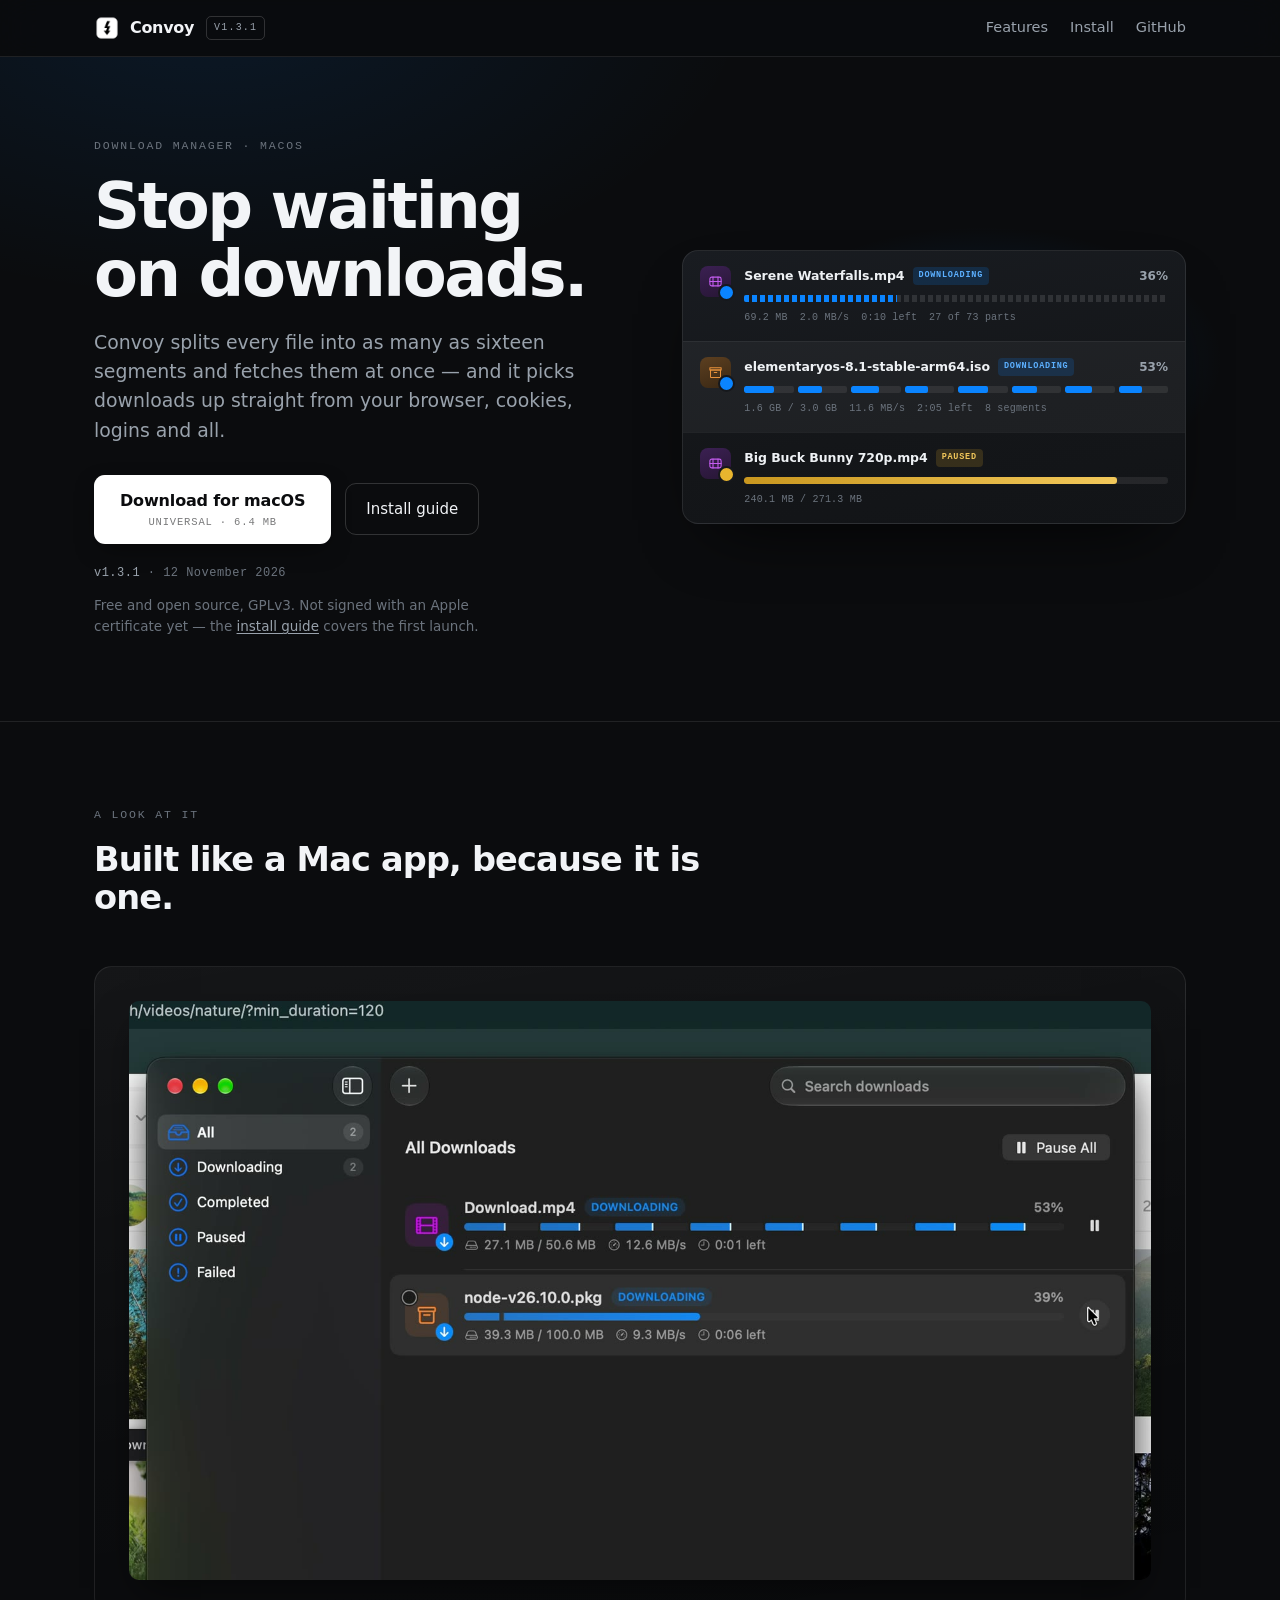
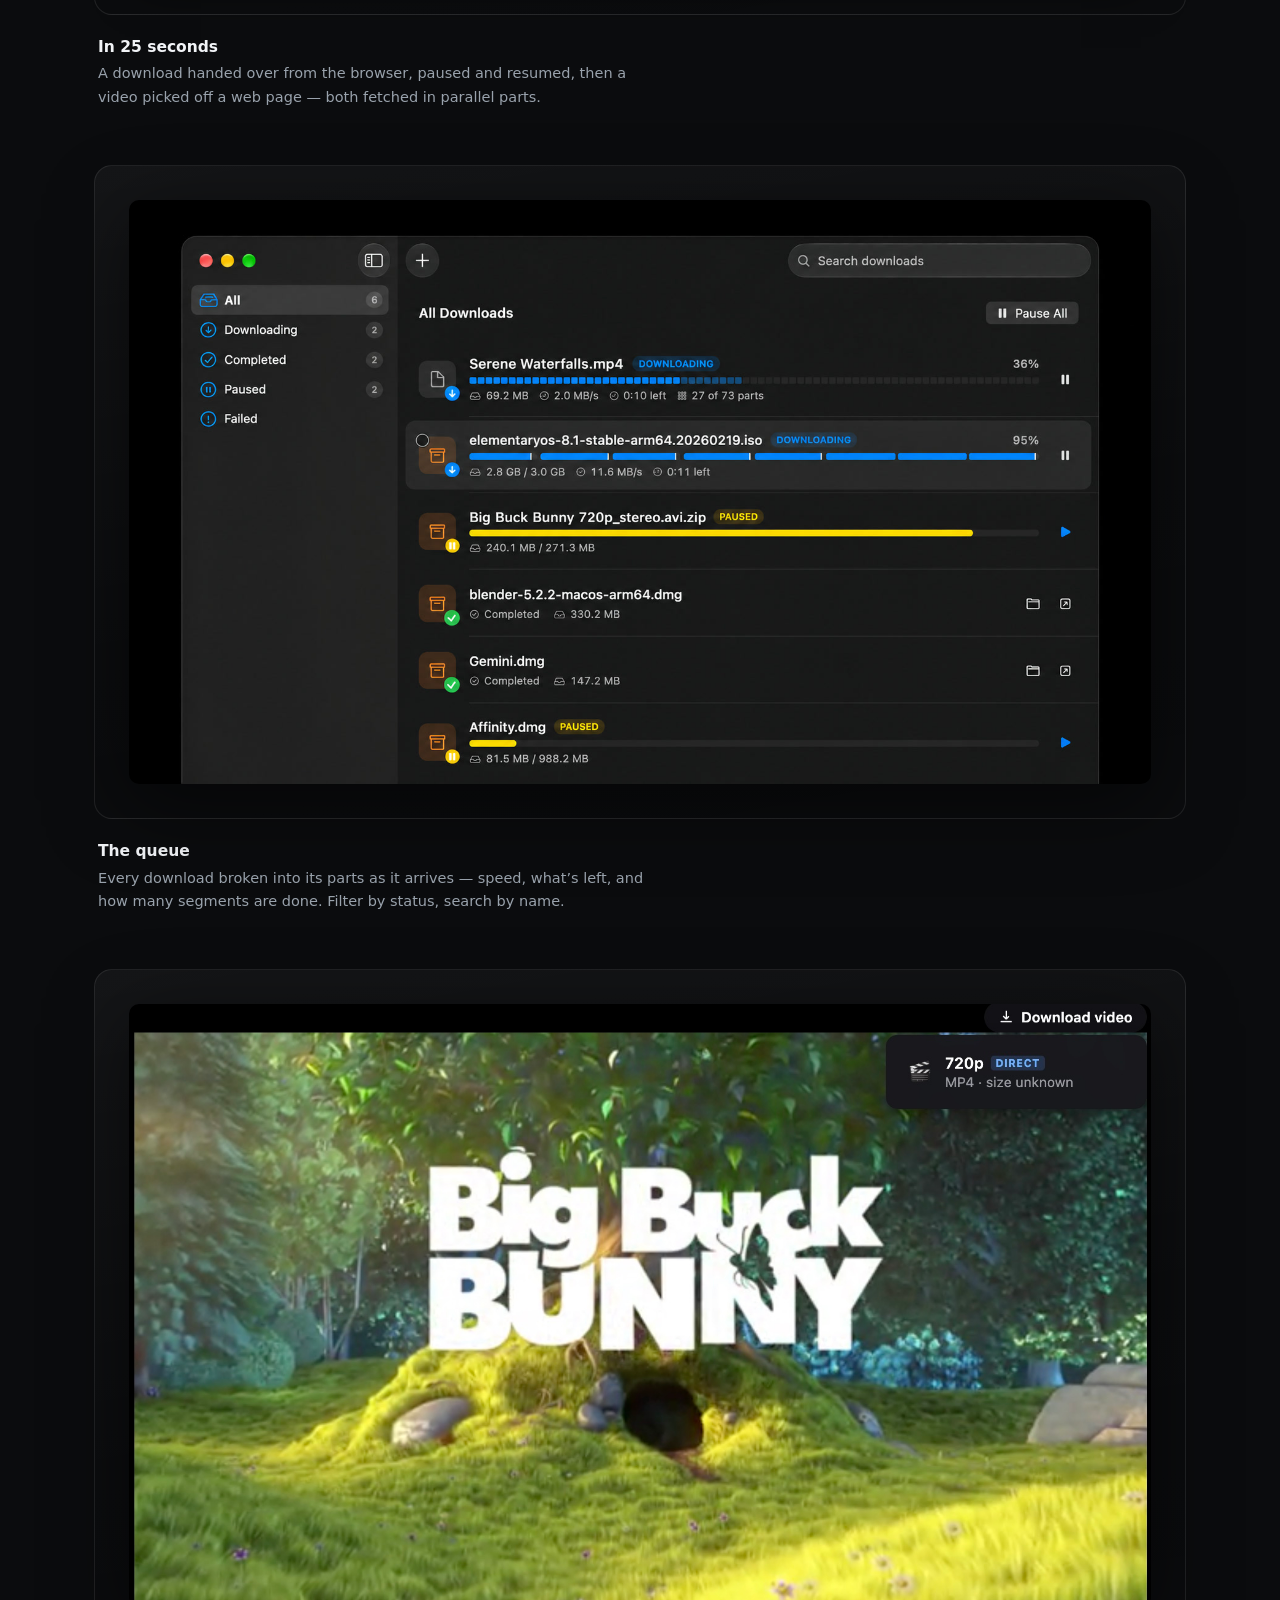
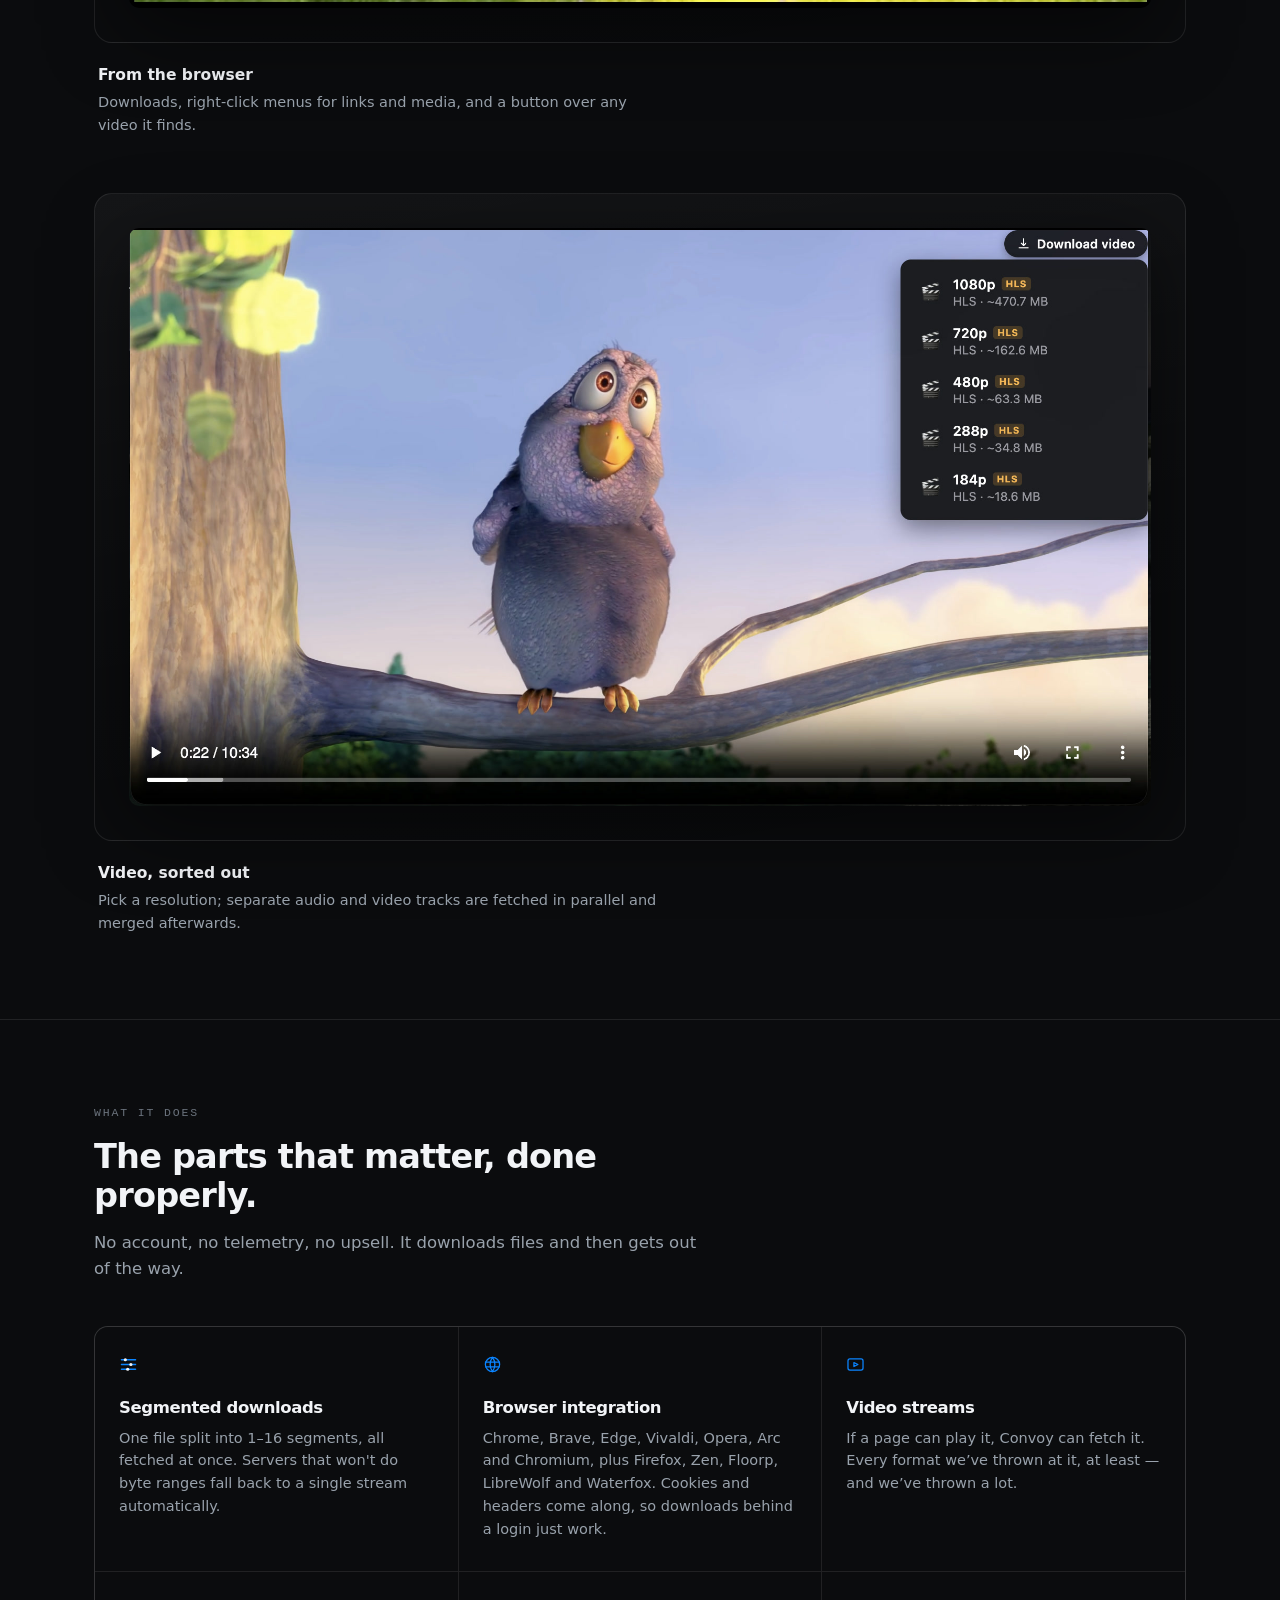
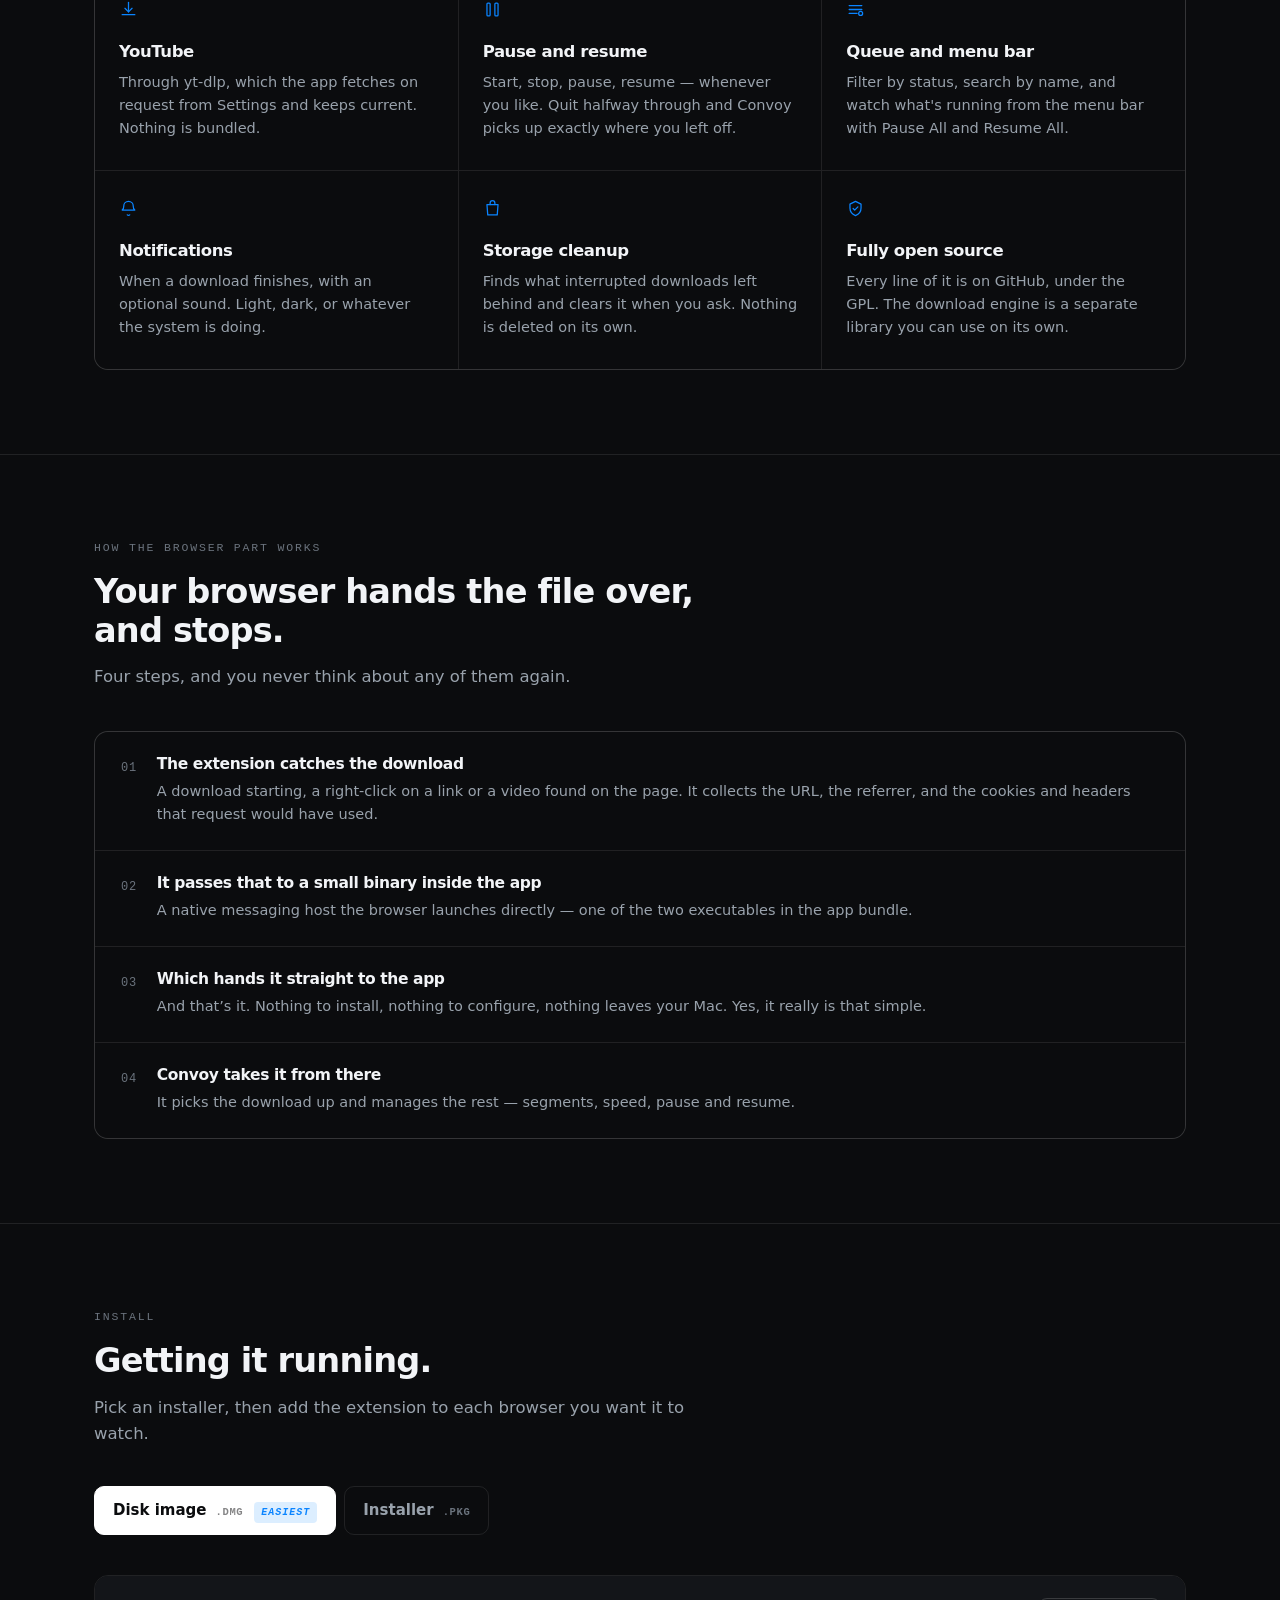
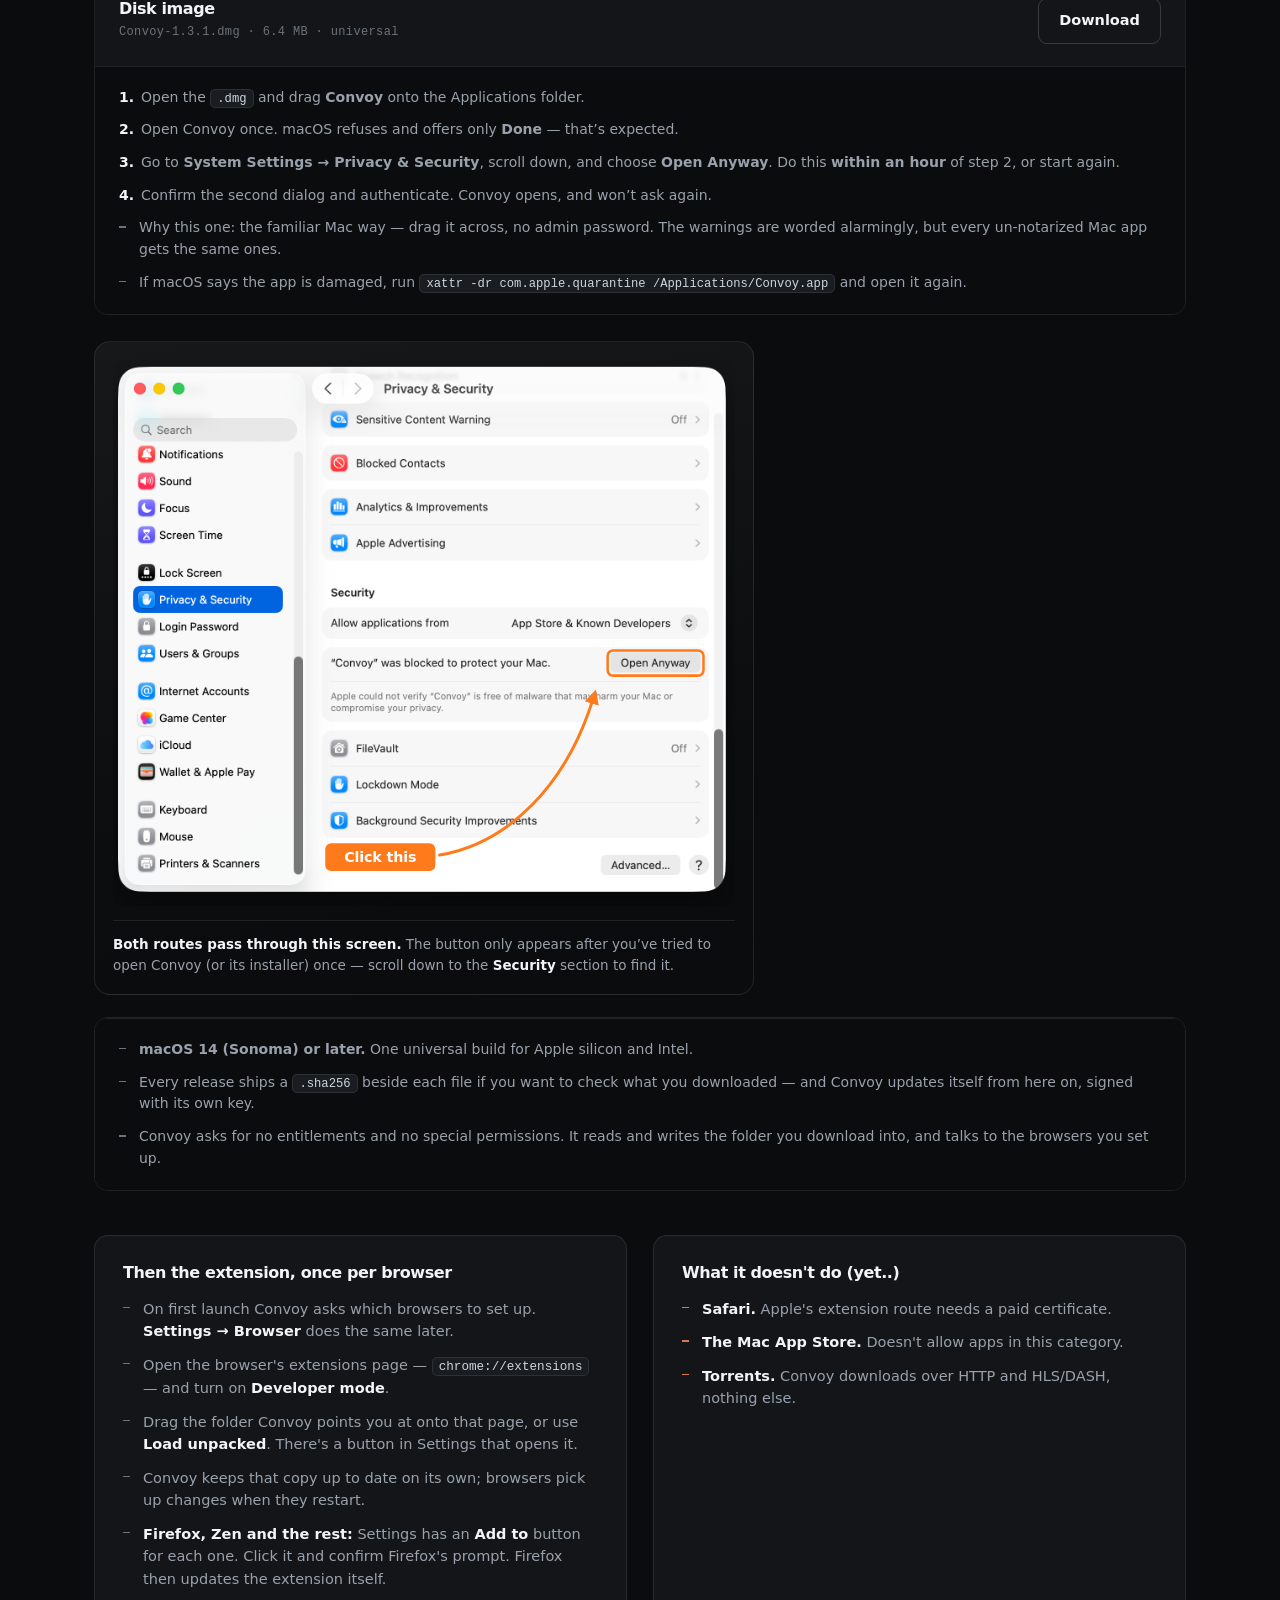
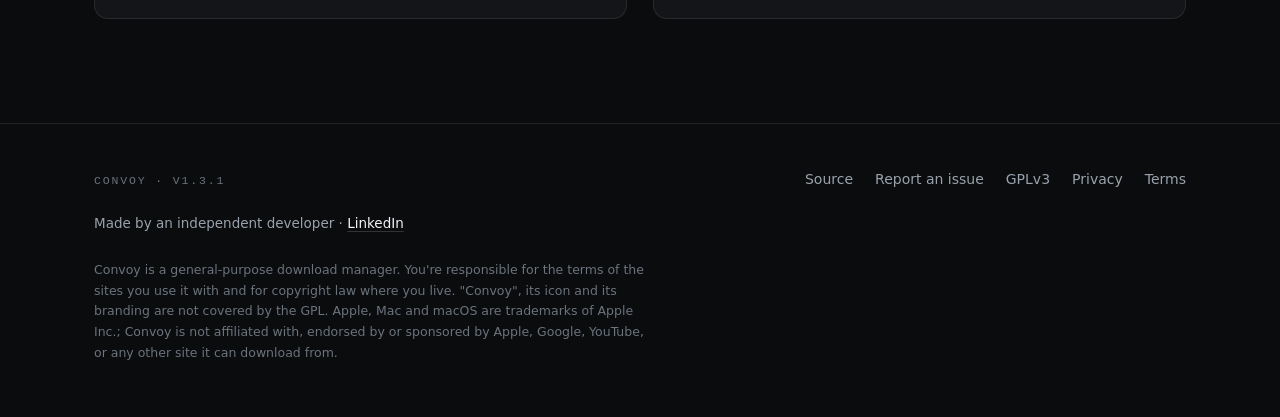
<file: index.html>
<!DOCTYPE html>
<html lang="en">
<head>
<meta charset="utf-8">
<meta name="viewport" content="width=device-width, initial-scale=1">
<title>Convoy — a download manager for the Mac</title>
<meta name="description" content="Convoy splits every file into as many as sixteen segments and fetches them at once, and picks downloads up straight from your browser — cookies, logins and all. Free and open source, for macOS.">
<link rel="icon" href="convoy/icon.png">
<meta property="og:title" content="Convoy — a download manager for the Mac">
<meta property="og:description" content="Segmented downloads, browser integration, and video streams that come back as one file. Free and open source, for macOS.">
<meta property="og:image" content="https://thedynamicpunk.github.io/convoy/social-preview.png">
<meta property="og:image:width" content="2560">
<meta property="og:image:height" content="1280">
<meta property="og:image:alt" content="Convoy: a free, open-source download manager for macOS, shown with downloads running in parallel parts">
<meta property="og:url" content="https://thedynamicpunk.github.io/">
<meta property="og:type" content="website">
<meta name="twitter:card" content="summary_large_image">
<meta name="twitter:image" content="https://thedynamicpunk.github.io/convoy/social-preview.png">
<style>
:root{
  --bg:#0b0c0e; --surface:#131519; --surface-2:#191c21; --line:rgba(255,255,255,.09);
  --line-strong:rgba(255,255,255,.16);
  --text:#f2f4f7; --muted:#99a2ac; --faint:#6b737d;
  --accent:#0a84ff; --accent-soft:rgba(10,132,255,.13);
  --radius:14px; --gutter:24px; --max:1140px;
  --sans:-apple-system,BlinkMacSystemFont,"SF Pro Display","Segoe UI",system-ui,sans-serif;
  --mono:ui-monospace,"SF Mono",SFMono-Regular,Menlo,monospace;
}
*{box-sizing:border-box}
html{-webkit-text-size-adjust:100%}
body{
  margin:0; background:var(--bg); color:var(--text);
  font-family:var(--sans); font-size:17px; line-height:1.6;
  -webkit-font-smoothing:antialiased; overflow-x:hidden;
}
a{color:inherit}
h1,h2,h3{margin:0; font-weight:640; letter-spacing:-.025em; line-height:1.15}
p{margin:0}
.wrap{max-width:var(--max); margin:0 auto; padding:0 var(--gutter)}
.eyebrow{
  font-family:var(--mono); font-size:11.5px; font-weight:500; letter-spacing:.16em;
  text-transform:uppercase; color:var(--faint);
}
.rule{height:1px; background:var(--line); border:0; margin:0}

/* header */
.hdr{
  position:sticky; top:0; z-index:50; background:rgba(11,12,14,.72);
  backdrop-filter:saturate(180%) blur(20px); -webkit-backdrop-filter:saturate(180%) blur(20px);
  border-bottom:1px solid var(--line);
}
.hdr-in{display:flex; align-items:center; gap:12px; height:56px}
.mark{display:flex; align-items:center; gap:10px; text-decoration:none}
.mark img{width:26px; height:26px; border-radius:6px; display:block}
.mark b{font-size:16px; font-weight:640; letter-spacing:-.02em}
.tag{
  font-family:var(--mono); font-size:10px; letter-spacing:.12em; text-transform:uppercase;
  white-space:nowrap; flex:none;
  color:var(--muted); border:1px solid var(--line-strong); border-radius:5px; padding:3px 7px;
}
.hdr-links{margin-left:auto; display:flex; align-items:center; gap:22px}
.hdr-links a{font-size:14.5px; color:var(--muted); text-decoration:none; transition:color .15s}
.hdr-links a:hover{color:var(--text)}

/* hero */
.hero{padding:80px 0 84px; position:relative; overflow:hidden}
.hero::after{
  content:""; position:absolute; inset:0; pointer-events:none; z-index:-1;
  background:radial-gradient(780px 440px at 16% -10%, rgba(10,132,255,.11), transparent 70%);
}
.hero-in{display:grid; grid-template-columns:minmax(0,1.02fr) minmax(0,.98fr); gap:clamp(32px,5vw,64px); align-items:center}
.hero h1{font-size:clamp(2.5rem,5.4vw,4rem); font-weight:680; letter-spacing:-.038em; line-height:1.05; margin:18px 0 0}
.lede{font-size:clamp(1.02rem,2vw,1.18rem); color:var(--muted); max-width:44ch; margin-top:20px; line-height:1.55}
.cta{display:flex; align-items:center; gap:14px; flex-wrap:wrap; margin-top:30px}
.btn{
  display:inline-flex; flex-direction:column; align-items:center; gap:1px;
  background:#fff; color:#0b0c0e; text-decoration:none;
  padding:13px 26px; border-radius:11px; font-weight:620; font-size:16px;
  letter-spacing:-.01em; transition:transform .12s ease, box-shadow .2s ease;
  box-shadow:0 1px 0 rgba(255,255,255,.4) inset, 0 8px 24px -8px rgba(0,0,0,.6);
}
.btn:hover{transform:translateY(-1px); box-shadow:0 1px 0 rgba(255,255,255,.4) inset, 0 12px 30px -8px rgba(0,0,0,.7)}
.btn small{font-family:var(--mono); font-size:10.5px; font-weight:500; letter-spacing:.08em; text-transform:uppercase; opacity:.55}
.btn-ghost{
  display:inline-flex; align-items:center; gap:8px; text-decoration:none; color:var(--text);
  border:1px solid var(--line-strong); border-radius:11px; padding:13px 20px;
  font-size:15px; font-weight:520; transition:border-color .15s, background .15s;
}
.btn-ghost:hover{border-color:rgba(255,255,255,.3); background:var(--surface)}
.meta{margin-top:20px; font-family:var(--mono); font-size:12px; color:var(--faint); letter-spacing:.04em}
.meta b{color:var(--muted); font-weight:500}
.hero-note{margin-top:12px; font-size:13.5px; color:var(--faint); max-width:50ch; line-height:1.55}
.hero-note a{color:var(--muted); text-decoration:underline; text-underline-offset:2px}
.hero-note a:hover{color:var(--text)}

/* hero artwork: the download rows, rebuilt in CSS so the type stays crisp */
.hero-art{position:relative; min-width:0}
.hero-art::before{
  content:""; position:absolute; inset:-14% -9%; z-index:-1;
  background:radial-gradient(58% 54% at 58% 42%, rgba(10,132,255,.18), transparent 70%);
}
.dlcard{
  min-width:0; border:1px solid var(--line); border-radius:16px; overflow:hidden;
  background:linear-gradient(170deg,#191c21,#141619 60%,#121417);
  box-shadow:0 30px 70px -34px rgba(0,0,0,.95);
}
.dlrow{display:flex; gap:13px; padding:15px 17px; align-items:flex-start}
.dlrow + .dlrow{border-top:1px solid rgba(255,255,255,.055)}
.dlrow--sel{background:rgba(255,255,255,.045)}
.dlicon{
  width:31px; height:31px; border-radius:8px; flex:none; position:relative;
  display:grid; place-items:center;
}
.dlicon svg{width:15px; height:15px; fill:none; stroke-width:1.7; stroke-linecap:round; stroke-linejoin:round}
.dlicon--box{background:linear-gradient(160deg,#5c3f20,#3a2814)}
.dlicon--box svg{stroke:#e8913a}
.dlicon--doc{background:rgba(255,255,255,.075)}
.dlicon--doc svg{stroke:#9aa3ad}
.dlicon--video{background:linear-gradient(160deg,#3b2052,#271635)}
.dlicon--video svg{stroke:#c45cf0}
.dlicon::after{
  content:""; position:absolute; right:-4px; bottom:-4px; width:13px; height:13px;
  border-radius:50%; border:2.5px solid #16181c; background:var(--accent);
}
.dlrow--paused .dlicon::after{background:#e8b52e}
.dlbody{flex:1; min-width:0}
.hero-copy{min-width:0}
.dlhead{display:flex; align-items:center; gap:8px}
.dlname{
  font-size:12.5px; font-weight:620; letter-spacing:-.005em; color:#eef1f4;
  white-space:nowrap; overflow:hidden; text-overflow:ellipsis; min-width:0;
}
.dlbadge{
  font-family:var(--mono); font-size:8.5px; font-style:normal; font-weight:600;
  letter-spacing:.09em; text-transform:uppercase; padding:2.5px 6px; border-radius:4px;
  flex:none; color:#5cb0ff; background:rgba(10,132,255,.17);
}
.dlrow--paused .dlbadge{color:#f0c65a; background:rgba(232,181,46,.16)}
.dlpct{margin-left:auto; font-size:12px; font-weight:620; color:var(--muted); flex:none}
.bar{margin-top:9px; height:7px; border-radius:3px; overflow:hidden; background:rgba(255,255,255,.08)}
.bar > i{display:block; height:100%; border-radius:3px; background:var(--accent)}
.bar--ticks{
  border-radius:2px;
  background:repeating-linear-gradient(90deg, rgba(255,255,255,.11) 0 5px, transparent 5px 8px);
}
.bar--ticks > i{
  border-radius:0; width:var(--p);
  background:repeating-linear-gradient(90deg, var(--accent) 0 5px, transparent 5px 8px);
  animation:creep 4s ease-in-out infinite alternate;
}
.bar--paused > i{width:88%; background:linear-gradient(90deg,#c9971f,#f2c85a)}
.segs{margin-top:9px; display:grid; grid-template-columns:repeat(8,1fr); gap:4px}
.segs{opacity:var(--segdim,1)}
.segs i{height:7px; border-radius:2px; background:rgba(255,255,255,.08); position:relative; overflow:hidden}
.segs i::after{
  content:""; position:absolute; left:0; top:0; bottom:0; width:var(--p);
  border-radius:2px; background:var(--accent);
}
@keyframes creep{ from{width:calc(var(--p) * .9)} to{width:var(--p)} }
.dlstats{
  margin-top:8px; display:flex; gap:4px 12px; flex-wrap:wrap; min-width:0;
  font-family:var(--mono); font-size:10px; color:var(--faint); letter-spacing:.02em;
}
@media (prefers-reduced-motion:reduce){ .bar--ticks > i, .segs i::after{animation:none} }

/* sections */
.sec{padding:84px 0; scroll-margin-top:56px}
.sec-head{max-width:56ch}
.sec-head h2{font-size:clamp(1.6rem,3.4vw,2.1rem); margin-top:16px}
.sec-head p{color:var(--muted); margin-top:14px; font-size:16.5px}

/* screenshots */
.shots{display:grid; gap:56px; margin-top:48px}
.shot{margin:0}
.shot-stage{
  padding:clamp(16px,3vw,34px); border:1px solid var(--line); border-radius:18px;
  background:linear-gradient(170deg,rgba(255,255,255,.045),rgba(255,255,255,.008) 60%,transparent);
}
.shot-stage img{
  display:block; width:100%; height:auto; border-radius:10px;
  filter:drop-shadow(0 18px 40px rgba(0,0,0,.55));
}
.shot-stage video{
  display:block; width:100%; height:auto; aspect-ratio:1600/906; border-radius:10px;
  background:var(--surface); box-shadow:0 18px 40px -10px rgba(0,0,0,.55);
}
.shot-ph{
  display:none; aspect-ratio:16/10; place-items:center; text-align:center; padding:24px;
  border:1px dashed var(--line-strong); border-radius:10px;
  background:repeating-linear-gradient(45deg,rgba(255,255,255,.02) 0 12px,transparent 12px 24px);
}
.shot--empty .shot-stage img{display:none}
.shot--empty .shot-ph{display:grid}
.shot-ph span{font-family:var(--mono); font-size:12px; color:var(--faint); line-height:1.9}
.shot-cap{padding:20px 4px 0; font-size:14.5px; color:var(--muted); max-width:62ch}
.shot-cap b{color:var(--text); font-weight:620; display:block; margin-bottom:3px; font-size:15.5px}

/* features */
.grid{display:grid; grid-template-columns:repeat(3,1fr); gap:1px; margin-top:44px; background:var(--line); border:1px solid var(--line); border-radius:var(--radius); overflow:hidden}
.card{background:var(--bg); padding:28px 24px 30px}
.card svg{width:19px; height:19px; stroke:var(--accent); fill:none; stroke-width:1.6; stroke-linecap:round; stroke-linejoin:round}
.card h3{font-size:16.5px; margin-top:16px; font-weight:620}
.card p{font-size:14.5px; color:var(--muted); margin-top:9px; line-height:1.58}

/* steps */
.steps{counter-reset:s; margin-top:40px; display:grid; gap:1px; background:var(--line); border:1px solid var(--line); border-radius:var(--radius); overflow:hidden}
.step{background:var(--bg); padding:24px 26px; display:flex; gap:20px; align-items:flex-start}
.step::before{
  counter-increment:s; content:counter(s,decimal-leading-zero);
  font-family:var(--mono); font-size:12px; color:var(--faint); letter-spacing:.06em;
  padding-top:3px; flex:none;
}
.step h3{font-size:15.5px; font-weight:620}
.step p{font-size:14.5px; color:var(--muted); margin-top:6px}
code{
  font-family:var(--mono); font-size:.87em; background:var(--surface-2);
  border:1px solid var(--line); border-radius:5px; padding:1.5px 6px; color:#cfd6de;
}
pre{
  margin:14px 0 0; background:var(--surface); border:1px solid var(--line); border-radius:9px;
  padding:14px 16px; overflow-x:auto; font-family:var(--mono); font-size:13px; color:#cfd6de;
}
pre code{background:none; border:0; padding:0; font-size:13px}

/* two-col */
.cols{display:grid; grid-template-columns:1fr 1fr; gap:26px; margin-top:44px}
.panel{border:1px solid var(--line); border-radius:var(--radius); background:var(--surface); padding:28px}
.panel h3{font-size:16px; font-weight:620}
.panel ul{margin:16px 0 0; padding:0; list-style:none; display:flex; flex-direction:column; gap:11px}
.panel li{font-size:14.5px; color:var(--muted); padding-left:20px; position:relative; line-height:1.55}
.panel li::before{content:""; position:absolute; left:0; top:9px; width:7px; height:1.5px; background:var(--faint)}
.panel li b{color:var(--text); font-weight:600}
.panel--warn li::before{background:#d97757}

/* install tabs */
.tabs > input{position:absolute; opacity:0; pointer-events:none}
.tablist{display:flex; gap:8px; margin-top:38px; flex-wrap:wrap}
.tablist label{
  display:inline-flex; align-items:baseline; gap:9px; cursor:pointer;
  border:1px solid var(--line); border-radius:10px; padding:11px 18px;
  font-size:15px; font-weight:560; color:var(--muted);
  transition:color .15s, border-color .15s, background .15s;
}
.tablist label span{font-family:var(--mono); font-size:10.5px; letter-spacing:.06em; color:var(--faint)}
.tablist label:hover{color:var(--text); border-color:var(--line-strong)}
.tabs > input:focus-visible + input + .tablist label:first-child,
.tabs > input:nth-child(2):focus-visible ~ .tablist label:nth-child(2){outline:2px solid var(--accent); outline-offset:2px}
#tab-pkg:checked ~ .tablist label[for="tab-pkg"],
#tab-dmg:checked ~ .tablist label[for="tab-dmg"]{
  color:#0b0c0e; background:#fff; border-color:#fff;
}
#tab-pkg:checked ~ .tablist label[for="tab-pkg"] span,
#tab-dmg:checked ~ .tablist label[for="tab-dmg"] span{color:rgba(11,12,14,.5)}
.tabpanel{display:none}
#tab-pkg:checked ~ .panel-pkg, #tab-dmg:checked ~ .panel-dmg{display:block}
.recommend{
  font-family:var(--mono); font-size:10px; letter-spacing:.1em; text-transform:uppercase;
  color:var(--accent); background:var(--accent-soft); border-radius:4px; padding:2.5px 7px; margin-left:2px;
}
#tab-dmg:checked ~ .tablist label[for="tab-dmg"] .recommend{color:#0a84ff; background:rgba(10,132,255,.14)}

/* the Gatekeeper screen, with the button called out */
.gk{
  margin:26px 0 0; max-width:660px;
  border:1px solid var(--line); border-radius:16px; padding:clamp(12px,1.8vw,18px);
  background:linear-gradient(170deg, rgba(255,255,255,.05), rgba(255,255,255,.012) 60%, transparent);
}
.gk-frame{position:relative; border-radius:10px; overflow:hidden; line-height:0}
.gk-frame img{display:block; width:100%; height:auto}
.gk-anno{position:absolute; inset:0; width:100%; height:100%; pointer-events:none}
.gk-ring{fill:none; stroke:#ff7a1a; stroke-width:6; animation:gkpulse 1.9s ease-in-out infinite}
.gk-line{fill:none; stroke:#ff7a1a; stroke-width:7; stroke-linecap:round}
.gk-chip{fill:#ff7a1a}
.gk-text{fill:#fff; font-family:var(--sans); font-size:34px; font-weight:650; letter-spacing:-.01em}
@keyframes gkpulse{0%,100%{opacity:1}50%{opacity:.45}}
@media (prefers-reduced-motion:reduce){ .gk-ring{animation:none} }
.gk-cap{
  margin-top:14px; padding-top:13px; border-top:1px solid var(--line);
  font-size:13.5px; color:var(--muted); line-height:1.55;
}
.gk-cap b{color:var(--text); font-weight:620}

/* download */
.dl{border:1px solid var(--line); border-radius:var(--radius); overflow:hidden; margin-top:40px}
.dl-row{display:flex; align-items:center; gap:20px; padding:22px 24px; background:var(--surface)}
.dl-row + .dl-row{border-top:1px solid var(--line)}
.dl-info h3{font-size:16px; font-weight:620}
.dl-info p{font-family:var(--mono); font-size:12px; color:var(--faint); margin-top:5px; letter-spacing:.03em}
.dl-btn{
  margin-left:auto; flex:none; text-decoration:none; color:var(--text); font-size:14.5px; font-weight:560;
  border:1px solid var(--line-strong); border-radius:9px; padding:10px 20px; transition:background .15s, border-color .15s;
}
.dl-btn:hover{background:var(--surface-2); border-color:rgba(255,255,255,.3)}
.dl-notes{counter-reset:step; padding:20px 24px; background:var(--bg); border-top:1px solid var(--line); display:flex; flex-direction:column; gap:11px}
.dl-notes p{font-size:14px; color:var(--muted); padding-left:20px; position:relative; line-height:1.55}
.dl-notes p::before{content:""; position:absolute; left:0; top:9px; width:7px; height:1.5px; background:var(--faint)}
.dl-steps{list-style:none; margin:0; padding:0; display:flex; flex-direction:column; gap:11px}
.dl-steps li{
  counter-increment:step; font-size:14px; color:var(--muted);
  padding-left:22px; position:relative; line-height:1.55;
}
.dl-steps li::before{
  content:counter(step) "."; position:absolute; left:0; top:0;
  color:var(--text); font-weight:650; font-variant-numeric:tabular-nums;
}

/* footer */
.ftr{border-top:1px solid var(--line); padding:44px 0 56px; margin-top:20px}
.ftr-in{display:flex; gap:20px; align-items:baseline; flex-wrap:wrap}
#dlCount{color:var(--faint)}
.ftr-links{display:flex; gap:22px; margin-left:auto; flex-wrap:wrap}
.ftr a{font-size:14px; color:var(--muted); text-decoration:none}
.ftr a:hover{color:var(--text)}
.maker{margin-top:22px; font-size:13.5px; color:var(--muted)}
.maker a{font-size:13.5px; color:var(--text); text-decoration:underline; text-decoration-color:var(--line-strong); text-underline-offset:3px}
.fine{margin-top:26px; font-size:12.5px; color:var(--faint); max-width:70ch; line-height:1.65}

@media (max-width:860px){
  .grid{grid-template-columns:repeat(2,1fr)}
  .cols{grid-template-columns:1fr}
  .hero-in{grid-template-columns:minmax(0,1fr); gap:46px}
  .hero-art{max-width:min(470px,100%)}
}
@media (max-width:620px){
  body{font-size:16px}
  :root{--gutter:18px}
  .hero{padding:64px 0 52px}
  .sec{padding:64px 0}
  .grid{grid-template-columns:1fr}
  .tag{display:none}
  .hdr-links{gap:18px}
  .hdr-links a[href="#features"]{display:none}
  .cta{gap:12px}
  .btn,.btn-ghost{width:100%; text-align:center; justify-content:center}
  .dl-row{flex-wrap:wrap; gap:14px}
  .dl-btn{margin-left:0; width:100%; text-align:center}
}
</style>
</head>
<body>

<header class="hdr">
  <div class="wrap hdr-in">
    <a class="mark" href="/">
      <img src="convoy/icon.png" alt="">
      <b>Convoy</b>
    </a>
    <span class="tag" id="stateTag">v1.1.0</span>
    <nav class="hdr-links">
      <a href="#features">Features</a>
      <a href="#install">Install</a>
      <a href="https://github.com/TheDynamicPunk/Convoy" id="lnkRepo">GitHub</a>
    </nav>
  </div>
</header>

<main>

<section class="hero">
  <div class="wrap hero-in">
    <div class="hero-copy">
      <p class="eyebrow">Download manager · macOS</p>
      <h1>Stop waiting<br>on downloads.</h1>
      <p class="lede">
        Convoy splits every file into as many as sixteen segments and fetches them
        at once — and it picks downloads up straight from your browser, cookies,
        logins and all.
      </p>

      <div class="cta">
        <a class="btn" href="https://github.com/TheDynamicPunk/Convoy/releases/download/v1.1.0/Convoy-1.1.0.dmg" id="ctaPrimary">
          Download for macOS
          <small id="ctaSub">Universal · 5.7 MB</small>
        </a>
        <a class="btn-ghost" href="#install">Install guide</a>
      </div>

      <p class="meta" id="metaLine"><b>v1.1.0</b> · 13 October 2026 · macOS 14+</p>
      <p class="hero-note">Free and open source, GPLv3. Not signed with an Apple
      certificate yet — the <a href="#install">install guide</a> covers the first launch.</p>
    </div>

    <div class="hero-art" aria-hidden="true">
      <div class="dlcard">

        <div class="dlrow">
          <span class="dlicon dlicon--video"><svg viewBox="0 0 24 24"><rect x="3" y="5" width="18" height="14" rx="3"/><path d="M8 5v14M16 5v14M3 12h18"/></svg></span>
          <div class="dlbody">
            <div class="dlhead">
              <b class="dlname">Serene Waterfalls.mp4</b>
              <em class="dlbadge">Downloading</em>
              <span class="dlpct">36%</span>
            </div>
            <div class="bar bar--ticks"><i style="--p:36%"></i></div>
            <div class="dlstats"><span>69.2 MB</span><span>2.0 MB/s</span><span>0:10 left</span><span>27 of 73 parts</span></div>
          </div>
        </div>

        <div class="dlrow dlrow--sel" data-anim="segments">
          <span class="dlicon dlicon--box"><svg viewBox="0 0 24 24"><path d="M4 8h16v11a1 1 0 0 1-1 1H5a1 1 0 0 1-1-1V8z"/><path d="M3 4.5h18V8H3z"/><path d="M10 12h4"/></svg></span>
          <div class="dlbody">
            <div class="dlhead">
              <b class="dlname">elementaryos-8.1-stable-arm64.iso</b>
              <em class="dlbadge">Downloading</em>
              <span class="dlpct" data-pct>25%</span>
            </div>
            <div class="segs">
              <i style="--p:28.0%"></i>
              <i style="--p:23.5%"></i>
              <i style="--p:26.5%"></i>
              <i style="--p:22.0%"></i>
              <i style="--p:28.7%"></i>
              <i style="--p:24.2%"></i>
              <i style="--p:25.8%"></i>
              <i style="--p:22.5%"></i>
            </div>
            <div class="dlstats"><span data-bytes>0.8 GB / 3.0 GB</span><span>11.6 MB/s</span><span data-eta>3:19 left</span><span>8 segments</span></div>
          </div>
        </div>

        <div class="dlrow dlrow--paused">
          <span class="dlicon dlicon--video"><svg viewBox="0 0 24 24"><rect x="3" y="5" width="18" height="14" rx="3"/><path d="M8 5v14M16 5v14M3 12h18"/></svg></span>
          <div class="dlbody">
            <div class="dlhead">
              <b class="dlname">Big Buck Bunny 720p.mp4</b>
              <em class="dlbadge">Paused</em>
            </div>
            <div class="bar bar--paused"><i></i></div>
            <div class="dlstats"><span>240.1 MB / 271.3 MB</span></div>
          </div>
        </div>

      </div>
    </div>
  </div>
</section>

<hr class="rule">

<section class="sec">
  <div class="wrap">
    <p class="eyebrow">A look at it</p>
    <div class="sec-head"><h2>Built like a Mac app, because it is one.</h2></div>
    <div class="shots">
      <figure class="shot">
        <div class="shot-stage">
          <video id="demo" src="screenshots/demo.mp4" poster="screenshots/demo-poster.jpg"
                 autoplay muted loop playsinline preload="metadata"
                 aria-label="Convoy taking a download from Chrome, pausing and resuming it, then grabbing a video from a web page, with both downloads running in parallel parts"></video>
        </div>
        <figcaption class="shot-cap"><b>In 25 seconds</b>A download handed over from the browser, paused and resumed, then a video picked off a web page &mdash; both fetched in parallel parts.</figcaption>
      </figure>
      <figure class="shot">
        <div class="shot-stage">
          <img src="screenshots/queue.jpg" alt="The Convoy download queue" onerror="this.closest('.shot').classList.add('shot--empty')">
          <div class="shot-ph"><span>screenshots/queue.jpg<br>the main window — several downloads running at different progress</span></div>
        </div>
        <figcaption class="shot-cap"><b>The queue</b>Every download broken into its parts as it arrives — speed, what&rsquo;s left, and how many segments are done. Filter by status, search by name.</figcaption>
      </figure>
      <figure class="shot">
        <div class="shot-stage">
          <img src="screenshots/browser.jpg" alt="Convoy capturing a download from the browser" onerror="this.closest('.shot').classList.add('shot--empty')">
          <div class="shot-ph"><span>screenshots/browser.jpg<br>the extension catching a download, or the video button on a page</span></div>
        </div>
        <figcaption class="shot-cap"><b>From the browser</b>Downloads, right-click menus for links and media, and a button over any video it finds.</figcaption>
      </figure>
      <figure class="shot">
        <div class="shot-stage">
          <img src="screenshots/video.jpg" alt="Convoy picking a video format" onerror="this.closest('.shot').classList.add('shot--empty')">
          <div class="shot-ph"><span>screenshots/video.jpg<br>the format picker, or a stream being merged</span></div>
        </div>
        <figcaption class="shot-cap"><b>Video, sorted out</b>Pick a resolution; separate audio and video tracks are fetched in parallel and merged afterwards.</figcaption>
      </figure>
    </div>
  </div>
</section>

<hr class="rule">

<section class="sec" id="features">
  <div class="wrap">
    <p class="eyebrow">What it does</p>
    <div class="sec-head">
      <h2>The parts that matter, done properly.</h2>
      <p>No account, no telemetry, no upsell. It downloads files and then gets out of the way.</p>
    </div>
    <div class="grid">
      <div class="card">
        <svg viewBox="0 0 24 24"><path d="M3 6h18M3 12h18M3 18h18"/><circle cx="8" cy="6" r="2" fill="currentColor" stroke="none"/><circle cx="15" cy="12" r="2" fill="currentColor" stroke="none"/><circle cx="11" cy="18" r="2" fill="currentColor" stroke="none"/></svg>
        <h3>Segmented downloads</h3>
        <p>One file split into 1–16 segments, all fetched at once. Servers that won't do byte ranges fall back to a single stream automatically.</p>
      </div>
      <div class="card">
        <svg viewBox="0 0 24 24"><circle cx="12" cy="12" r="9"/><path d="M3.5 9h17M3.5 15h17M12 3a15 15 0 0 1 0 18a15 15 0 0 1 0-18z"/></svg>
        <h3>Browser integration</h3>
        <p>Chrome, Brave, Edge, Vivaldi, Opera, Arc and Chromium, plus Firefox, Zen, Floorp, LibreWolf and Waterfox. Cookies and headers come along, so downloads behind a login just work.</p>
      </div>
      <div class="card">
        <svg viewBox="0 0 24 24"><rect x="2.5" y="5" width="19" height="14" rx="2.5"/><path d="M10 9.5l5 2.5-5 2.5z"/></svg>
        <h3>Video streams</h3>
        <p>If a page can play it, Convoy can fetch it. Every format we&rsquo;ve thrown at it, at least &mdash; and we&rsquo;ve thrown a lot.</p>
      </div>
      <div class="card">
        <svg viewBox="0 0 24 24"><path d="M12 3v12"/><path d="M7.5 10.5L12 15l4.5-4.5"/><path d="M4 18.5h16"/></svg>
        <h3>YouTube</h3>
        <p>Through yt-dlp, which the app fetches on request from Settings and keeps current. Nothing is bundled.</p>
      </div>
      <div class="card">
        <svg viewBox="0 0 24 24"><rect x="5" y="4" width="4" height="16" rx="1.2"/><rect x="15" y="4" width="4" height="16" rx="1.2"/></svg>
        <h3>Pause and resume</h3>
        <p>Start, stop, pause, resume &mdash; whenever you like. Quit halfway through and Convoy picks up exactly where you left off.</p>
      </div>
      <div class="card">
        <svg viewBox="0 0 24 24"><path d="M4 7h16M4 12h16M4 17h10"/><circle cx="18.5" cy="17" r="2.5"/></svg>
        <h3>Queue and menu bar</h3>
        <p>Filter by status, search by name, and watch what's running from the menu bar with Pause All and Resume All.</p>
      </div>
      <div class="card">
        <svg viewBox="0 0 24 24"><path d="M12 3a6 6 0 0 0-6 6c0 4-2 5-2 5h16s-2-1-2-5a6 6 0 0 0-6-6z"/><path d="M10.5 20a2 2 0 0 0 3 0"/></svg>
        <h3>Notifications</h3>
        <p>When a download finishes, with an optional sound. Light, dark, or whatever the system is doing.</p>
      </div>
      <div class="card">
        <svg viewBox="0 0 24 24"><path d="M5 7h14l-1 13H6L5 7z"/><path d="M9 7V5a3 3 0 0 1 6 0v2"/></svg>
        <h3>Storage cleanup</h3>
        <p>Finds what interrupted downloads left behind and clears it when you ask. Nothing is deleted on its own.</p>
      </div>
      <div class="card">
        <svg viewBox="0 0 24 24"><path d="M12 3l7 3.5v5c0 4.5-3 8-7 9.5-4-1.5-7-5-7-9.5v-5L12 3z"/><path d="M9 12l2 2 4-4"/></svg>
        <h3>Fully open source</h3>
        <p>Every line of it is on GitHub, under the GPL. The download engine is a separate library you can use on its own.</p>
      </div>
    </div>
  </div>
</section>

<hr class="rule">

<section class="sec">
  <div class="wrap">
    <p class="eyebrow">How the browser part works</p>
    <div class="sec-head">
      <h2>Your browser hands the file over, and stops.</h2>
      <p>Four steps, and you never think about any of them again.</p>
    </div>
    <div class="steps">
      <div class="step"><div>
        <h3>The extension catches the download</h3>
        <p>A download starting, a right-click on a link or a video found on the page. It collects the URL, the referrer, and the cookies and headers that request would have used.</p>
      </div></div>
      <div class="step"><div>
        <h3>It passes that to a small binary inside the app</h3>
        <p>A native messaging host the browser launches directly — one of the two executables in the app bundle.</p>
      </div></div>
      <div class="step"><div>
        <h3>Which hands it straight to the app</h3>
        <p>And that&rsquo;s it. Nothing to install, nothing to configure, nothing leaves your Mac. Yes, it really is that simple.</p>
      </div></div>
      <div class="step"><div>
        <h3>Convoy takes it from there</h3>
        <p>It picks the download up and manages the rest &mdash; segments, speed, pause and resume.</p>
      </div></div>
    </div>
  </div>
</section>

<hr class="rule">

<section class="sec" id="install">
  <div class="wrap">
    <p class="eyebrow">Install</p>
    <div class="sec-head">
      <h2>Getting it running.</h2>
      <p>Pick an installer, then add the extension to each browser you want it to watch.</p>
    </div>

    <div class="tabs">
      <input type="radio" name="install" id="tab-dmg" checked>
      <input type="radio" name="install" id="tab-pkg">

      <div class="tablist">
        <label for="tab-dmg">Disk image <span>.DMG</span> <em class="recommend">Easiest</em></label>
        <label for="tab-pkg">Installer <span>.PKG</span></label>
      </div>

      <div class="tabpanel panel-dmg">
        <div class="dl">
          <div class="dl-row">
            <div class="dl-info">
              <h3>Disk image</h3>
              <p id="dlSubDmg">Convoy-1.1.0.dmg &middot; 5.7 MB &middot; universal</p>
            </div>
            <a class="dl-btn" id="dlBtnDmg" href="https://github.com/TheDynamicPunk/Convoy/releases/download/v1.1.0/Convoy-1.1.0.dmg">Download</a>
          </div>
          <div class="dl-notes">
            <ol class="dl-steps">
                <li>Open the <code>.dmg</code> and drag <b>Convoy</b> onto the Applications folder.</li>
                <li>Open Convoy once. macOS refuses and offers only <b>Done</b> &mdash; that&rsquo;s expected.</li>
                <li>Go to <b>System Settings &rarr; Privacy &amp; Security</b>, scroll down, and choose <b>Open Anyway</b>. Do this <b>within an hour</b> of step 2, or start again.</li>
                <li>Confirm the second dialog and authenticate. Convoy opens, and won&rsquo;t ask again.</li>
            </ol>
            <p>Why this one: the familiar Mac way &mdash; drag it across, no admin password. The warnings are worded alarmingly, but every un-notarized Mac app gets the same ones.</p>
            <p>If macOS says the app is damaged, run <code>xattr -dr com.apple.quarantine /Applications/Convoy.app</code> and open it again.</p>
          </div>
        </div>
      </div>
      <div class="tabpanel panel-pkg">
        <div class="dl">
          <div class="dl-row">
            <div class="dl-info">
              <h3>Convoy installer</h3>
              <p id="dlSubPkg">Convoy-1.1.0.pkg &middot; 4.4 MB &middot; universal</p>
            </div>
            <a class="dl-btn" id="dlBtnPkg" href="https://github.com/TheDynamicPunk/Convoy/releases/download/v1.1.0/Convoy-1.1.0.pkg">Download</a>
          </div>
          <div class="dl-notes">
            <ol class="dl-steps">
                <li>Open the downloaded <code>.pkg</code>. macOS will refuse it the first time, because it isn&rsquo;t signed with an Apple certificate.</li>
                <li>Go to <b>System Settings &rarr; Privacy &amp; Security</b>, scroll down, and choose <b>Open Anyway</b> next to the blocked installer.</li>
                <li>Run through the installer. It asks for your admin password, and puts Convoy in <code>/Applications</code>.</li>
                <li>Open Convoy. <b>No further warnings</b> &mdash; the installer places the app without the quarantine flag, so the first launch is clean.</li>
            </ol>
            <p>Fewer steps, and the very first launch is clean &mdash; no warning at all. The trade is that it asks for your admin password.</p>
          </div>
        </div>
      </div>

    </div>

    <figure class="gk">
      <div class="gk-frame">
        <img src="screenshots/gatekeeper.png"
             alt="System Settings, Privacy &amp; Security, showing &ldquo;Convoy was blocked to protect your Mac&rdquo; with an Open Anyway button">
        <svg class="gk-anno" viewBox="0 0 1480 1300" aria-hidden="true">
          <defs>
            <marker id="gkhead" viewBox="0 0 10 10" refX="7" refY="5"
                    markerWidth="5" markerHeight="5" orient="auto">
              <path d="M0 0 L10 5 L0 10 z" fill="#ff7a1a"/>
            </marker>
          </defs>
          <rect class="gk-ring" x="1177" y="691" width="228" height="60" rx="13"/>
          <rect class="gk-chip" x="505" y="1150" width="262" height="66" rx="14"/>
          <text class="gk-text" x="636" y="1183" text-anchor="middle" dominant-baseline="central">Click this</text>
          <path class="gk-line" d="M777 1178 C 940 1150, 1082 1012, 1146 794" marker-end="url(#gkhead)"/>
        </svg>
      </div>
      <figcaption class="gk-cap"><b>Both routes pass through this screen.</b>
      The button only appears after you&rsquo;ve tried to open Convoy (or its installer)
      once &mdash; scroll down to the <b>Security</b> section to find it.</figcaption>
    </figure>

    <div class="dl" style="margin-top:22px">
      <div class="dl-notes">
        <p><b>macOS 14 (Sonoma) or later.</b> One universal build for Apple silicon and Intel.</p>
        <p>Every release ships a <code>.sha256</code> beside each file if you want to check what you downloaded &mdash; and Convoy updates itself from here on, signed with its own key.</p>
        <p>Convoy asks for no entitlements and no special permissions. It reads and writes the folder you download into, and talks to the browsers you set up.</p>
      </div>
    </div>

    <div class="cols">
      <div class="panel">
        <h3>Then the extension, once per browser</h3>
        <ul>
          <li>On first launch Convoy asks which browsers to set up. <b>Settings → Browser</b> does the same later.</li>
          <li>Open the browser's extensions page — <code>chrome://extensions</code> — and turn on <b>Developer mode</b>.</li>
          <li>Drag the folder Convoy points you at onto that page, or use <b>Load unpacked</b>. There's a button in Settings that opens it.</li>
          <li>Convoy keeps that copy up to date on its own; browsers pick up changes when they restart.</li>
          <li><b>Firefox, Zen and the rest:</b> Settings has an <b>Add to</b> button for each one. Click it and confirm Firefox's prompt. Firefox then updates the extension itself.</li>
        </ul>
      </div>
      <div class="panel panel--warn">
        <h3>What it doesn't do (yet..)</h3>
        <ul>
          <li><b>Safari.</b> Apple's extension route needs a paid certificate.</li>
          <li><b>The Mac App Store.</b> Doesn't allow apps in this category.</li>
          <li><b>Torrents.</b> Convoy downloads over HTTP and HLS/DASH, nothing else.</li>
        </ul>
      </div>
    </div>
  </div>
</section>

</main>

<footer class="ftr">
  <div class="wrap">
    <div class="ftr-in">
      <p class="eyebrow" id="ftrVersion">Convoy · v1.1.0</p>
      <p class="eyebrow" id="dlCount" hidden></p>
      <nav class="ftr-links">
        <a href="https://github.com/TheDynamicPunk/Convoy">Source</a>
        <a href="https://github.com/TheDynamicPunk/Convoy/issues">Report an issue</a>
        <a href="https://github.com/TheDynamicPunk/Convoy/blob/main/LICENSE">GPLv3</a>
        <a href="privacy.html">Privacy</a>
        <a href="terms.html">Terms</a>
      </nav>
    </div>
    <p class="maker">
      Made by an independent developer ·
      <a href="https://www.linkedin.com/in/gupta-ashu">LinkedIn</a>
    </p>
    <p class="fine">
      Convoy is a general-purpose download manager. You're responsible for the
      terms of the sites you use it with and for copyright law where you live.
      "Convoy", its icon and its branding are not covered by the GPL. Apple, Mac
      and macOS are trademarks of Apple Inc.; Convoy is not affiliated with,
      endorsed by or sponsored by Apple, Google, YouTube, or any other site it
      can download from.
    </p>
  </div>
</footer>

<script>
/* Everything that changes between releases lives here. The page is correct as
   written with no JS: it describes the source build. Fill `asset` in after the
   first release and the download UI takes over. release.sh can write this file
   out as convoy/latest.json instead and this fetches it. */
(function () {
  'use strict';

  var C = {
    version: '1.1.0',
    repo: 'TheDynamicPunk/Convoy',
    tag: 'v1.1.0',
    pkg: 'Convoy-1.1.0.pkg',
    dmg: 'Convoy-1.1.0.dmg',
    pkgSize: '4.4 MB',
    dmgSize: '5.7 MB',
    date: '13 October 2026',
    prerelease: false
  };

  function set(id, prop, value) {
    var el = document.getElementById(id);
    if (el) el[prop] = value;
  }

  function apply(c) {
    var base = 'https://github.com/' + c.repo;
    set('lnkRepo', 'href', base);
    set('ftrVersion', 'textContent', 'Convoy \u00b7 v' + c.version);
    set('stateTag', 'textContent', c.prerelease ? 'Pre-release' : 'v' + c.version);

    if (!c.tag || (!c.pkg && !c.dmg)) return;   // nothing published yet: leave the source-build copy

    var dl = base + '/releases/download/' + c.tag + '/';

    if (c.pkg) {
      set('dlSubPkg', 'textContent', c.pkg + (c.pkgSize ? ' \u00b7 ' + c.pkgSize : '') + ' \u00b7 universal');
      set('dlBtnPkg', 'href', dl + c.pkg);
    }
    if (c.dmg) {
      set('dlSubDmg', 'textContent', c.dmg + (c.dmgSize ? ' \u00b7 ' + c.dmgSize : '') + ' \u00b7 universal');
      set('dlBtnDmg', 'href', dl + c.dmg);
    }

    // the hero button follows the recommended installer: the disk image
    var file = c.dmg || c.pkg, size = c.dmg ? c.dmgSize : c.pkgSize;
    var cta = document.getElementById('ctaPrimary');
    if (cta && file) {
      cta.href = dl + file;
      cta.firstChild.textContent = 'Download for macOS';
      set('ctaSub', 'textContent', 'Universal \u00b7 ' + (size || 'macOS 14+'));
    }

    set('metaLine', 'innerHTML',
      '<b>v' + c.version + '</b> \u00b7 ' + (c.prerelease ? 'pre-release \u00b7 ' : '') + c.date);
  }

  apply(C);

  // GitHub tallies every release-asset fetch. Read it back and show the
  // installer total, but only once it is a number worth showing.
  (function () {
    var el = document.getElementById('dlCount');
    var MIN = 100;
    if (!el || !C.repo) return;
    fetch('https://api.github.com/repos/' + C.repo + '/releases')
      .then(function (r) { return r.ok ? r.json() : Promise.reject(r.status); })
      .then(function (releases) {
        var n = 0;
        releases.forEach(function (rel) {
          (rel.assets || []).forEach(function (a) {
            if (/\.(pkg|dmg)$/.test(a.name)) n += a.download_count;
          });
        });
        if (n < MIN) return;                       // too early: leave it hidden
        el.textContent = n.toLocaleString() + ' downloads';
        el.hidden = false;
      })
      .catch(function () {});                      // rate-limited or offline: stay hidden
  })();

  // the hero button starts the download and moves them to the steps for it
  (function () {
    var cta = document.getElementById('ctaPrimary');
    var steps = document.getElementById('install');
    if (!cta || !steps) return;
    cta.addEventListener('click', function () {
      var still = window.matchMedia && matchMedia('(prefers-reduced-motion: reduce)').matches;
      steps.scrollIntoView({ behavior: still ? 'auto' : 'smooth', block: 'start' });
    });
  })();

  // Optional: let release.sh publish convoy/latest.json and this picks it up.
  fetch('convoy/latest.json', { cache: 'no-cache' })
    .then(function (r) { return r.ok ? r.json() : null; })
    .then(function (j) { if (j) apply(j); })
    .catch(function () {});
})();

/* The demo video: no autoplay for reduced motion (controls instead), and it
   only plays while it is on screen. */
(function () {
  'use strict';
  var v = document.getElementById('demo');
  if (!v) return;
  if (window.matchMedia && matchMedia('(prefers-reduced-motion: reduce)').matches) {
    v.removeAttribute('autoplay');
    v.pause();
    v.controls = true;
    return;
  }
  if (!('IntersectionObserver' in window)) return;
  new IntersectionObserver(function (entries) {
    entries.forEach(function (e) {
      if (e.isIntersecting) { var p = v.play(); if (p && p.catch) p.catch(function () {}); }
      else v.pause();
    });
  }, { threshold: 0.25 }).observe(v);
})();

/* The hero card's segmented download: one run from 25% to 80%, then it starts
   over. The numbers under the bar are derived from the same value so they
   never disagree with it. */
(function () {
  'use strict';
  var row = document.querySelector('[data-anim="segments"]');
  if (!row || !window.requestAnimationFrame) return;
  if (window.matchMedia && matchMedia('(prefers-reduced-motion: reduce)').matches) return;

  var segs  = [].slice.call(row.querySelectorAll('.segs i'));
  var pctEl = row.querySelector('[data-pct]');
  var byEl  = row.querySelector('[data-bytes]');
  var etaEl = row.querySelector('[data-eta]');
  var JIT   = [1.12, 0.94, 1.06, 0.88, 1.15, 0.97, 1.03, 0.90];

  var FROM = 0.25, TO = 0.80;
  var RUN = 5000, HOLD = 1200, RESET = 600;
  var TOTAL_GB = 3, SPEED_MBS = 11.6;
  var t0 = null;

  function ease(x) { return x < 0.5 ? 2 * x * x : 1 - Math.pow(-2 * x + 2, 2) / 2; }

  function paint(p, dim) {
    for (var i = 0; i < segs.length; i++) {
      segs[i].style.setProperty('--p', Math.min(100, p * 100 * JIT[i]).toFixed(1) + '%');
    }
    row.style.setProperty('--segdim', dim);
    pctEl.textContent = Math.round(p * 100) + '%';
    byEl.textContent = (p * TOTAL_GB).toFixed(1) + ' GB / ' + TOTAL_GB.toFixed(1) + ' GB';
    var secs = Math.max(1, Math.round((1 - p) * TOTAL_GB * 1024 / SPEED_MBS));
    etaEl.textContent = Math.floor(secs / 60) + ':' + ('0' + (secs % 60)).slice(-2) + ' left';
  }

  function frame(ts) {
    if (t0 === null) t0 = ts;
    var e = ts - t0;
    if (e <= RUN)                 paint(FROM + (TO - FROM) * ease(e / RUN), 1);
    else if (e <= RUN + HOLD)     paint(TO, 1);
    else if (e <= RUN + HOLD + RESET) {
      var k = (e - RUN - HOLD) / RESET;
      paint(TO + (FROM - TO) * ease(k), 1 - k * 0.55);
    } else { t0 = ts; paint(FROM, 1); }
    requestAnimationFrame(frame);
  }
  requestAnimationFrame(frame);
})();
</script>

</body>
</html>
</file>
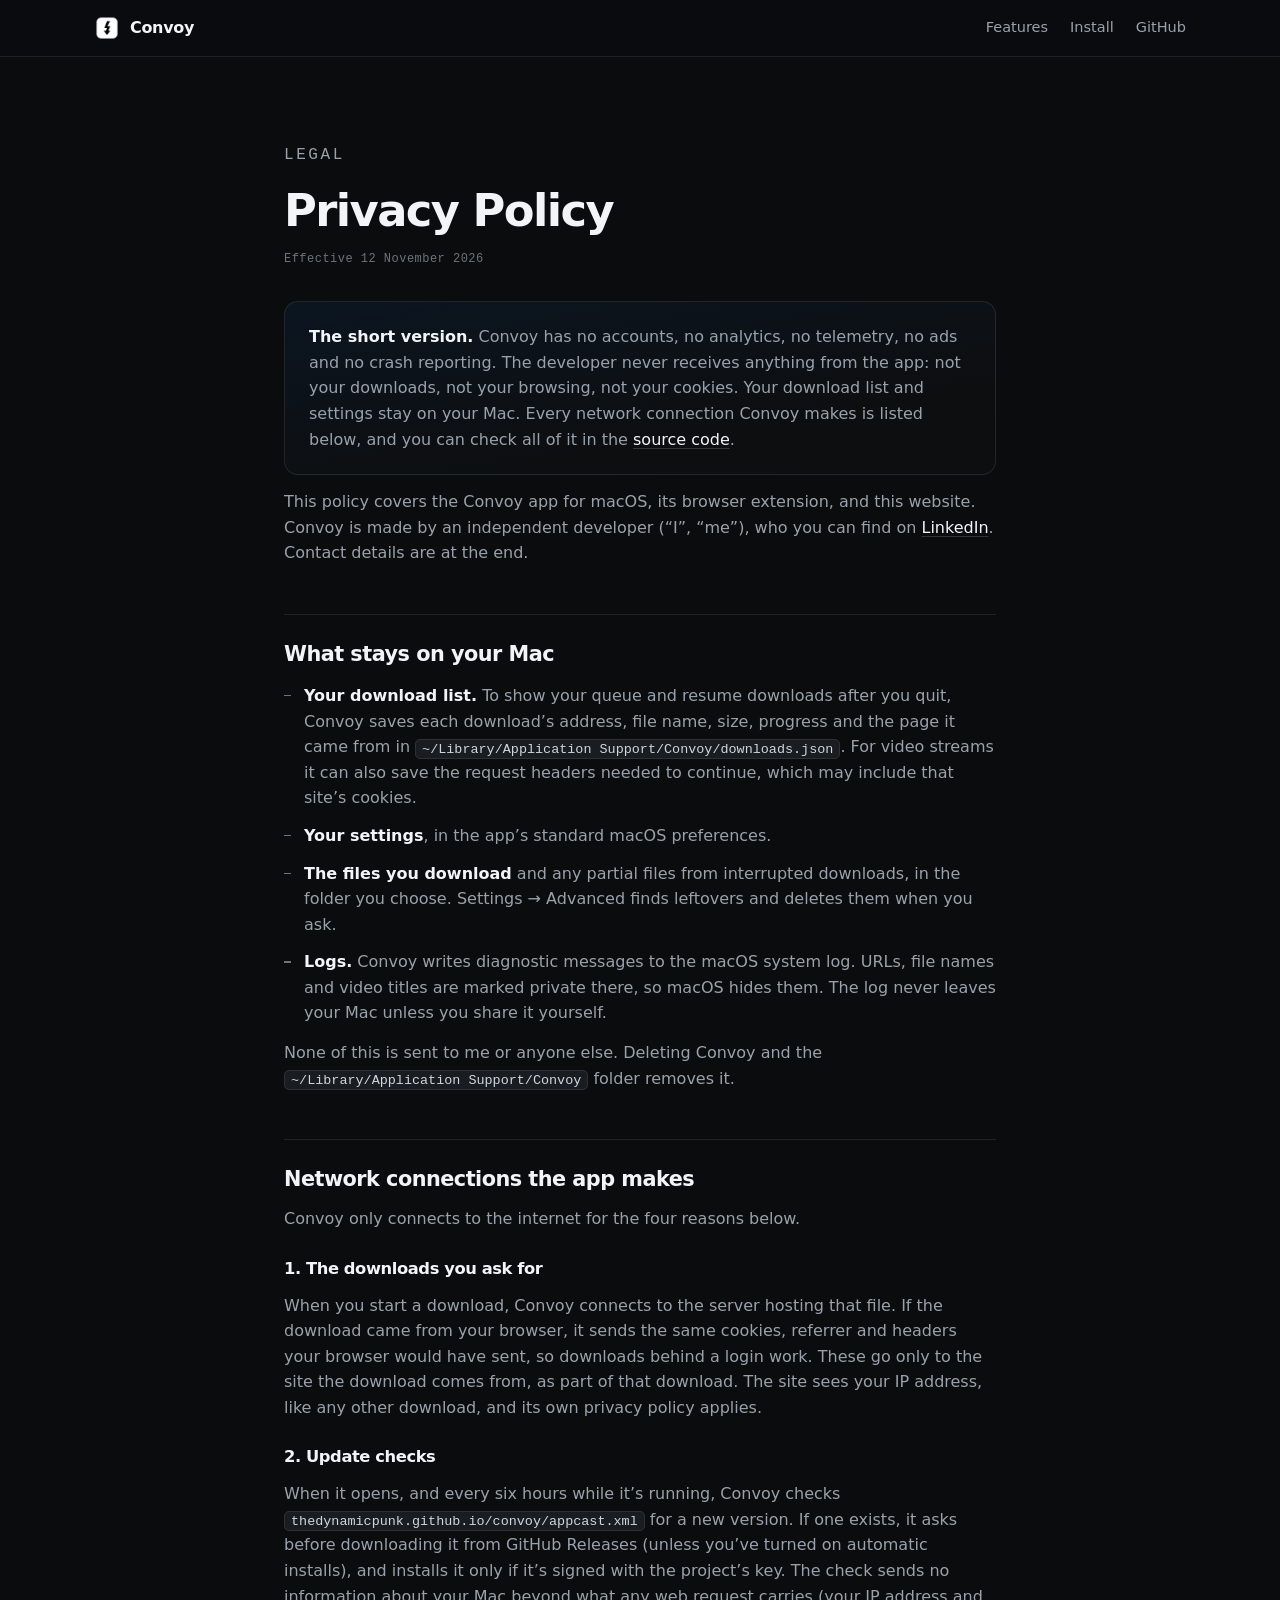
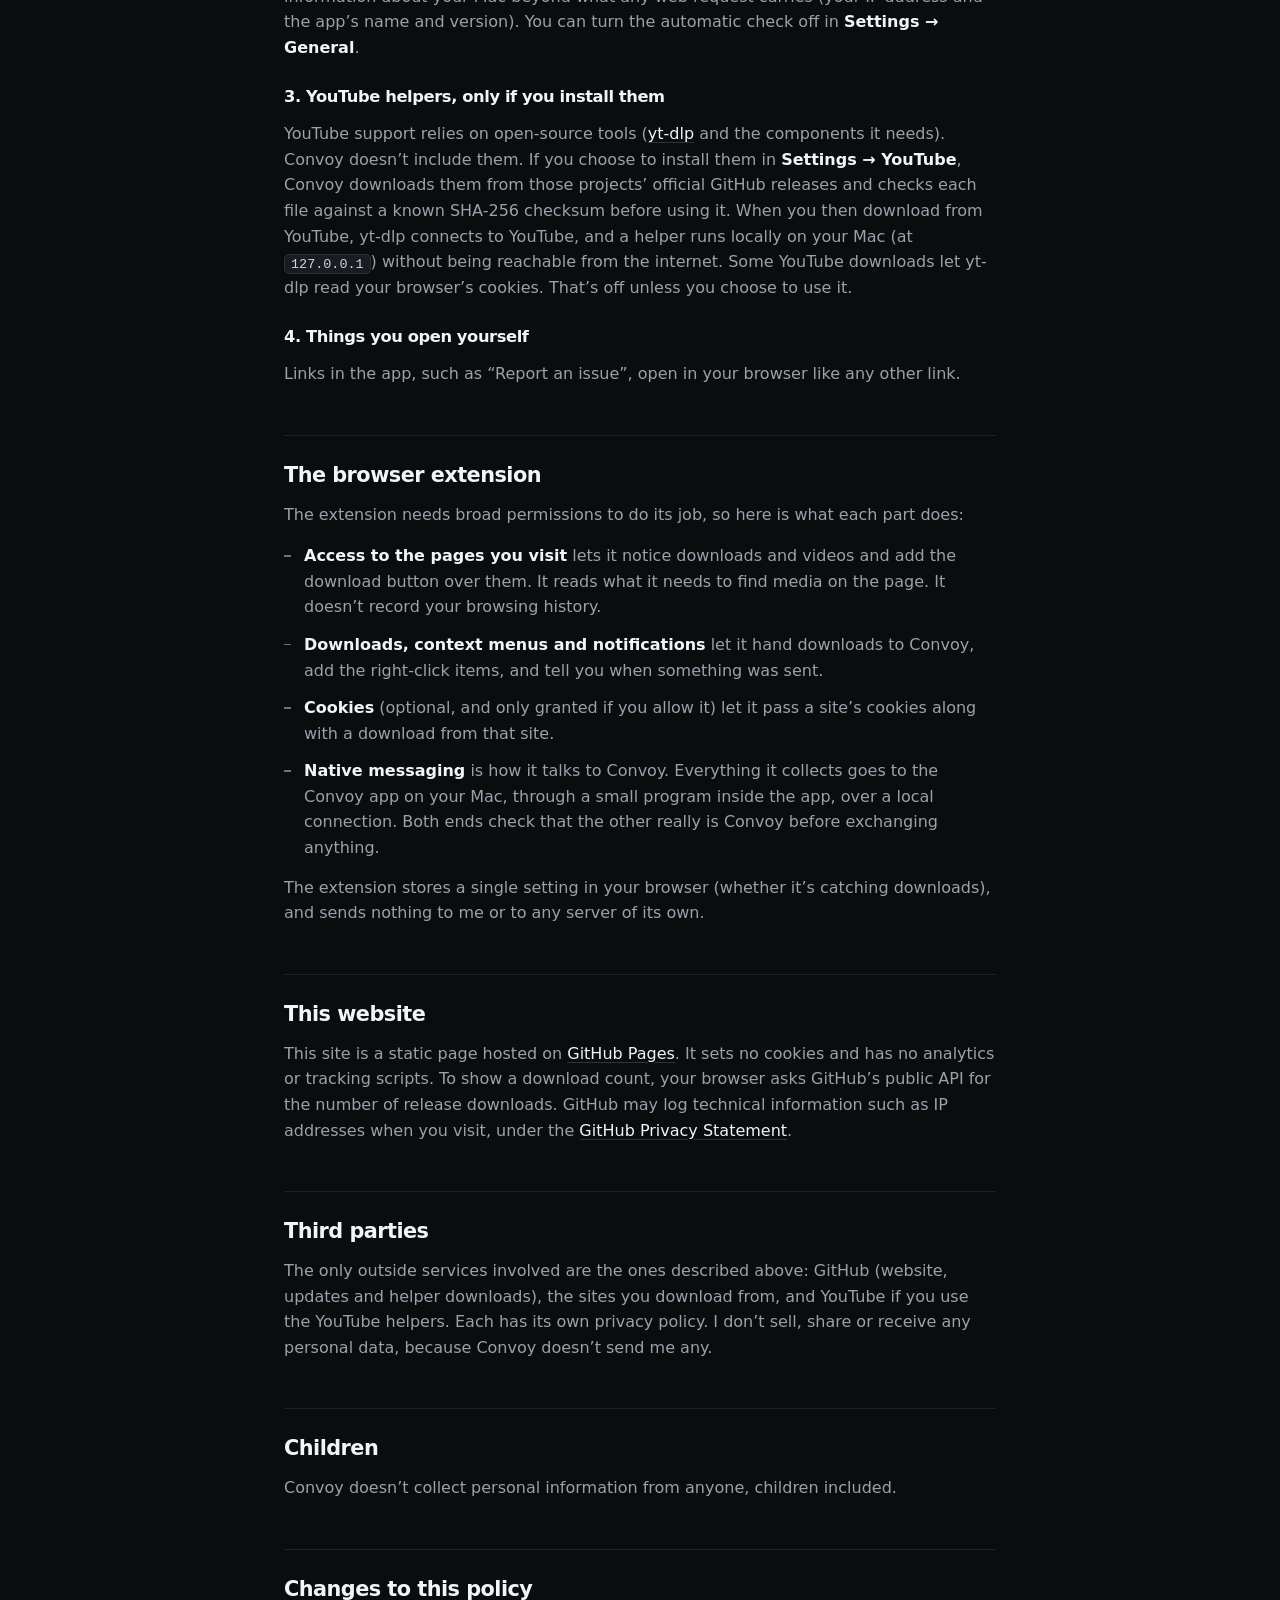
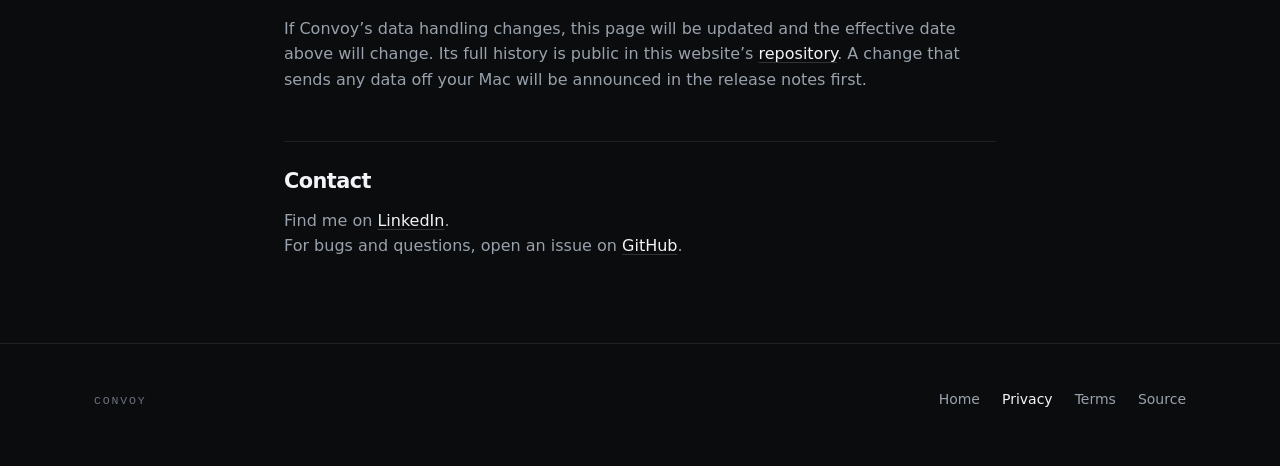
<file: privacy.html>
<!DOCTYPE html>
<html lang="en">
<head>
<meta charset="utf-8">
<meta name="viewport" content="width=device-width, initial-scale=1">
<title>Privacy Policy · Convoy</title>
<meta name="description" content="Convoy has no accounts, no analytics and no telemetry. This page lists every network connection the app makes and what stays on your Mac.">
<link rel="icon" href="convoy/icon.png">
<link rel="stylesheet" href="legal.css">
</head>
<body>

<header class="hdr">
  <div class="wrap hdr-in">
    <a class="mark" href="/">
      <img src="convoy/icon.png" alt="">
      <b>Convoy</b>
    </a>
    <nav class="hdr-links">
      <a href="/#features">Features</a>
      <a href="/#install">Install</a>
      <a href="https://github.com/TheDynamicPunk/Convoy">GitHub</a>
    </nav>
  </div>
</header>

<main class="wrap doc">
  <p class="eyebrow">Legal</p>
  <h1>Privacy Policy</h1>
  <p class="updated">Effective 12 November 2026</p>

  <div class="tldr">
    <p><b>The short version.</b> Convoy has no accounts, no analytics, no telemetry, no ads and no crash reporting. The developer never receives anything from the app: not your downloads, not your browsing, not your cookies. Your download list and settings stay on your Mac. Every network connection Convoy makes is listed below, and you can check all of it in the <a href="https://github.com/TheDynamicPunk/Convoy">source code</a>.</p>
  </div>

  <p>This policy covers the Convoy app for macOS, its browser extension, and this website. Convoy is made by an independent developer (“I”, “me”), who you can find on <a href="https://www.linkedin.com/in/gupta-ashu">LinkedIn</a>. Contact details are at the end.</p>

  <h2>What stays on your Mac</h2>
  <ul>
    <li><b>Your download list.</b> To show your queue and resume downloads after you quit, Convoy saves each download’s address, file name, size, progress and the page it came from in <code>~/Library/Application Support/Convoy/downloads.json</code>. For video streams it can also save the request headers needed to continue, which may include that site’s cookies.</li>
    <li><b>Your settings</b>, in the app’s standard macOS preferences.</li>
    <li><b>The files you download</b> and any partial files from interrupted downloads, in the folder you choose. Settings → Advanced finds leftovers and deletes them when you ask.</li>
    <li><b>Logs.</b> Convoy writes diagnostic messages to the macOS system log. URLs, file names and video titles are marked private there, so macOS hides them. The log never leaves your Mac unless you share it yourself.</li>
  </ul>
  <p>None of this is sent to me or anyone else. Deleting Convoy and the <code>~/Library/Application Support/Convoy</code> folder removes it.</p>

  <h2>Network connections the app makes</h2>
  <p>Convoy only connects to the internet for the four reasons below.</p>

  <h3>1. The downloads you ask for</h3>
  <p>When you start a download, Convoy connects to the server hosting that file. If the download came from your browser, it sends the same cookies, referrer and headers your browser would have sent, so downloads behind a login work. These go only to the site the download comes from, as part of that download. The site sees your IP address, like any other download, and its own privacy policy applies.</p>

  <h3>2. Update checks</h3>
  <p>When it opens, and every six hours while it’s running, Convoy checks <code>thedynamicpunk.github.io/convoy/appcast.xml</code> for a new version. If one exists, it asks before downloading it from GitHub Releases (unless you’ve turned on automatic installs), and installs it only if it’s signed with the project’s key. The check sends no information about your Mac beyond what any web request carries (your IP address and the app’s name and version). You can turn the automatic check off in <b>Settings → General</b>.</p>

  <h3>3. YouTube helpers, only if you install them</h3>
  <p>YouTube support relies on open-source tools (<a href="https://github.com/yt-dlp/yt-dlp">yt-dlp</a> and the components it needs). Convoy doesn’t include them. If you choose to install them in <b>Settings → YouTube</b>, Convoy downloads them from those projects’ official GitHub releases and checks each file against a known SHA-256 checksum before using it. When you then download from YouTube, yt-dlp connects to YouTube, and a helper runs locally on your Mac (at <code>127.0.0.1</code>) without being reachable from the internet. Some YouTube downloads let yt-dlp read your browser’s cookies. That’s off unless you choose to use it.</p>

  <h3>4. Things you open yourself</h3>
  <p>Links in the app, such as “Report an issue”, open in your browser like any other link.</p>

  <h2>The browser extension</h2>
  <p>The extension needs broad permissions to do its job, so here is what each part does:</p>
  <ul>
    <li><b>Access to the pages you visit</b> lets it notice downloads and videos and add the download button over them. It reads what it needs to find media on the page. It doesn’t record your browsing history.</li>
    <li><b>Downloads, context menus and notifications</b> let it hand downloads to Convoy, add the right-click items, and tell you when something was sent.</li>
    <li><b>Cookies</b> (optional, and only granted if you allow it) let it pass a site’s cookies along with a download from that site.</li>
    <li><b>Native messaging</b> is how it talks to Convoy. Everything it collects goes to the Convoy app on your Mac, through a small program inside the app, over a local connection. Both ends check that the other really is Convoy before exchanging anything.</li>
  </ul>
  <p>The extension stores a single setting in your browser (whether it’s catching downloads), and sends nothing to me or to any server of its own.</p>

  <h2>This website</h2>
  <p>This site is a static page hosted on <a href="https://pages.github.com/">GitHub Pages</a>. It sets no cookies and has no analytics or tracking scripts. To show a download count, your browser asks GitHub’s public API for the number of release downloads. GitHub may log technical information such as IP addresses when you visit, under the <a href="https://docs.github.com/en/site-policy/privacy-policies/github-general-privacy-statement">GitHub Privacy Statement</a>.</p>

  <h2>Third parties</h2>
  <p>The only outside services involved are the ones described above: GitHub (website, updates and helper downloads), the sites you download from, and YouTube if you use the YouTube helpers. Each has its own privacy policy. I don’t sell, share or receive any personal data, because Convoy doesn’t send me any.</p>

  <h2>Children</h2>
  <p>Convoy doesn’t collect personal information from anyone, children included.</p>

  <h2>Changes to this policy</h2>
  <p>If Convoy’s data handling changes, this page will be updated and the effective date above will change. Its full history is public in this website’s <a href="https://github.com/TheDynamicPunk/thedynamicpunk.github.io">repository</a>. A change that sends any data off your Mac will be announced in the release notes first.</p>

  <h2>Contact</h2>
  <p>Find me on <a href="https://www.linkedin.com/in/gupta-ashu">LinkedIn</a>.<br>
  For bugs and questions, open an issue on <a href="https://github.com/TheDynamicPunk/Convoy/issues">GitHub</a>.</p>
</main>

<footer class="ftr">
  <div class="wrap ftr-in">
    <p class="eyebrow">Convoy</p>
    <nav class="ftr-links">
      <a href="/">Home</a>
      <a href="privacy.html" aria-current="page">Privacy</a>
      <a href="terms.html">Terms</a>
      <a href="https://github.com/TheDynamicPunk/Convoy">Source</a>
    </nav>
  </div>
</footer>

</body>
</html>
</file>
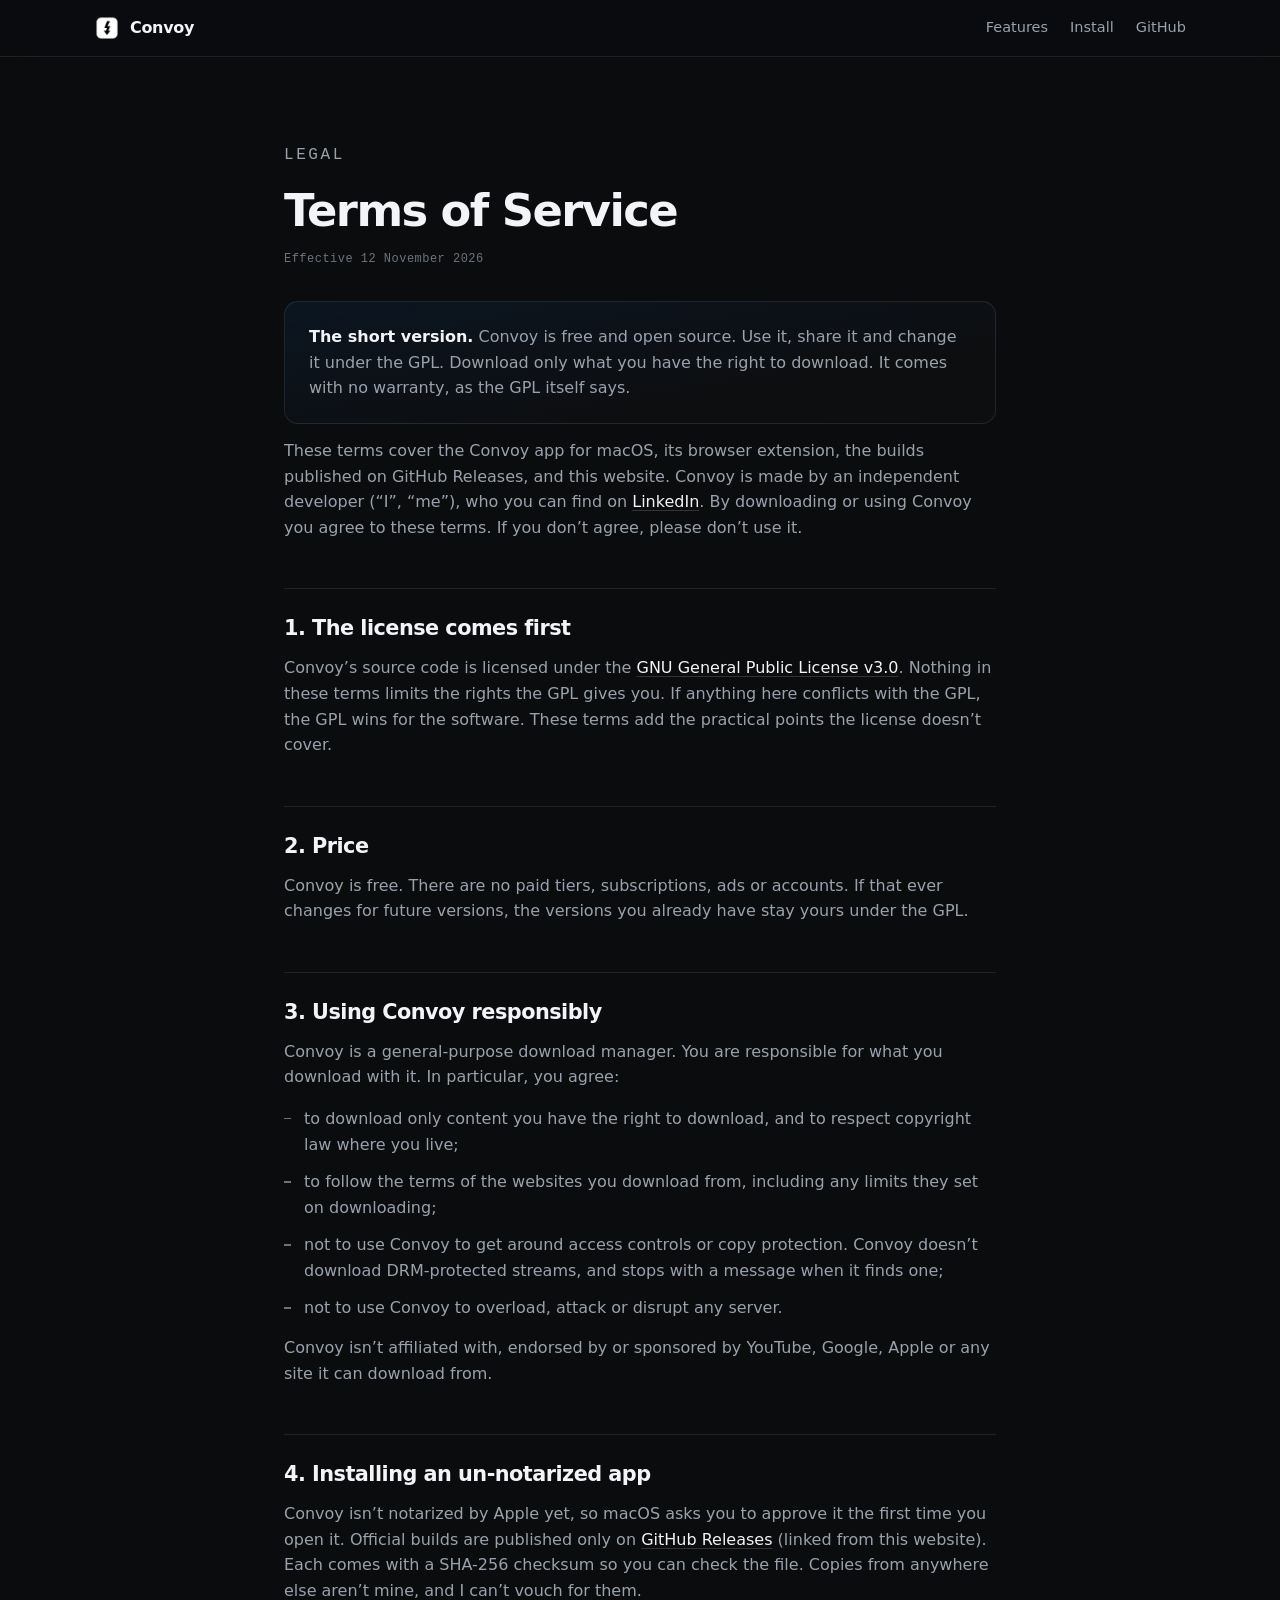
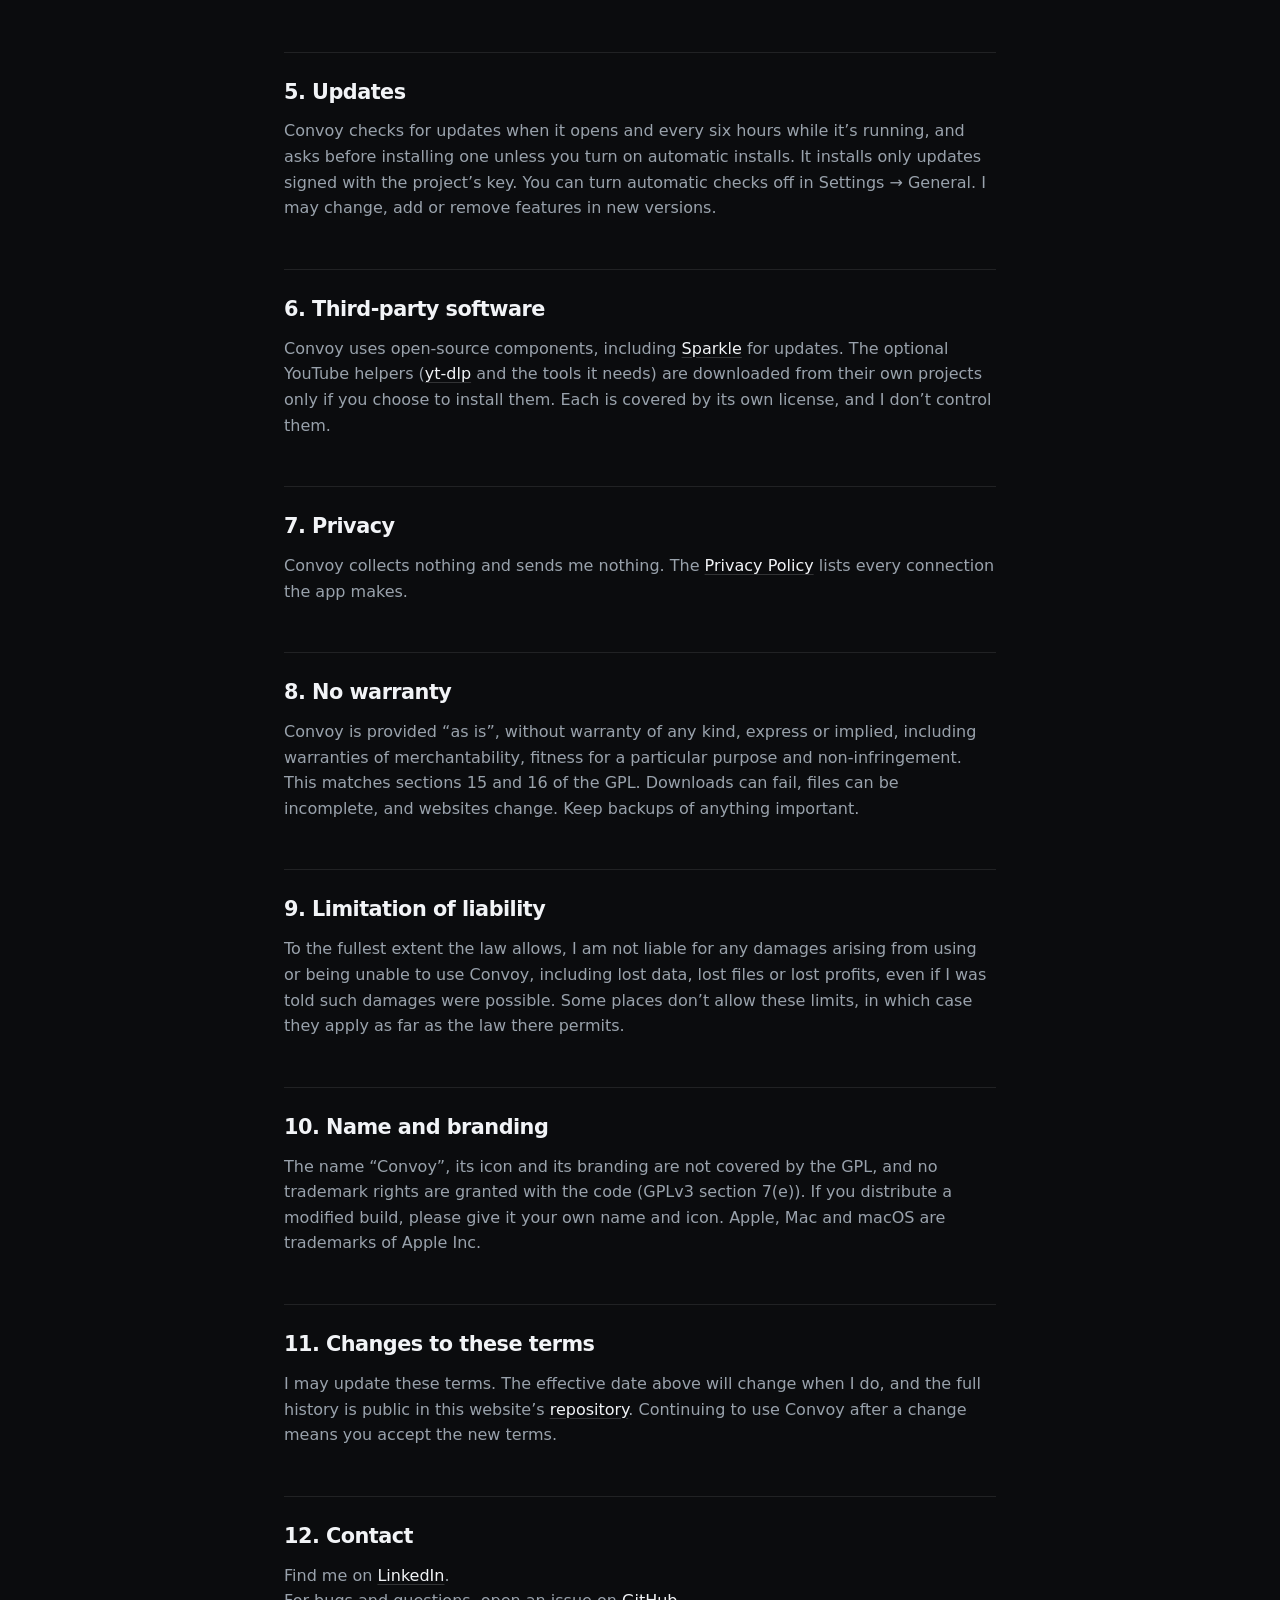
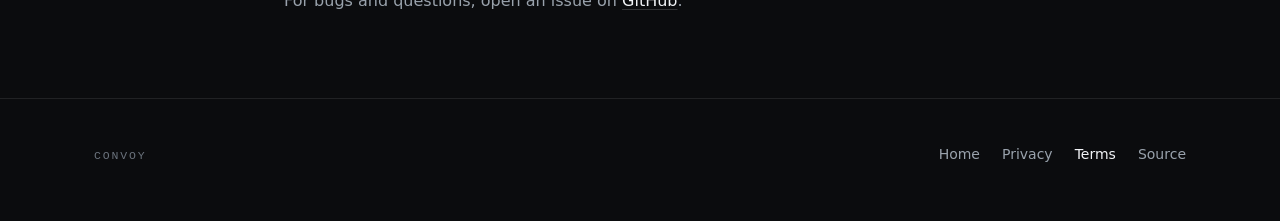
<file: terms.html>
<!DOCTYPE html>
<html lang="en">
<head>
<meta charset="utf-8">
<meta name="viewport" content="width=device-width, initial-scale=1">
<title>Terms of Service · Convoy</title>
<meta name="description" content="Terms for using Convoy, a free and open-source download manager for macOS, and this website.">
<link rel="icon" href="convoy/icon.png">
<link rel="stylesheet" href="legal.css">
</head>
<body>

<header class="hdr">
  <div class="wrap hdr-in">
    <a class="mark" href="/">
      <img src="convoy/icon.png" alt="">
      <b>Convoy</b>
    </a>
    <nav class="hdr-links">
      <a href="/#features">Features</a>
      <a href="/#install">Install</a>
      <a href="https://github.com/TheDynamicPunk/Convoy">GitHub</a>
    </nav>
  </div>
</header>

<main class="wrap doc">
  <p class="eyebrow">Legal</p>
  <h1>Terms of Service</h1>
  <p class="updated">Effective 12 November 2026</p>

  <div class="tldr">
    <p><b>The short version.</b> Convoy is free and open source. Use it, share it and change it under the GPL. Download only what you have the right to download. It comes with no warranty, as the GPL itself says.</p>
  </div>

  <p>These terms cover the Convoy app for macOS, its browser extension, the builds published on GitHub Releases, and this website. Convoy is made by an independent developer (“I”, “me”), who you can find on <a href="https://www.linkedin.com/in/gupta-ashu">LinkedIn</a>. By downloading or using Convoy you agree to these terms. If you don’t agree, please don’t use it.</p>

  <h2>1. The license comes first</h2>
  <p>Convoy’s source code is licensed under the <a href="https://github.com/TheDynamicPunk/Convoy/blob/main/LICENSE">GNU General Public License v3.0</a>. Nothing in these terms limits the rights the GPL gives you. If anything here conflicts with the GPL, the GPL wins for the software. These terms add the practical points the license doesn’t cover.</p>

  <h2>2. Price</h2>
  <p>Convoy is free. There are no paid tiers, subscriptions, ads or accounts. If that ever changes for future versions, the versions you already have stay yours under the GPL.</p>

  <h2>3. Using Convoy responsibly</h2>
  <p>Convoy is a general-purpose download manager. You are responsible for what you download with it. In particular, you agree:</p>
  <ul>
    <li>to download only content you have the right to download, and to respect copyright law where you live;</li>
    <li>to follow the terms of the websites you download from, including any limits they set on downloading;</li>
    <li>not to use Convoy to get around access controls or copy protection. Convoy doesn’t download DRM-protected streams, and stops with a message when it finds one;</li>
    <li>not to use Convoy to overload, attack or disrupt any server.</li>
  </ul>
  <p>Convoy isn’t affiliated with, endorsed by or sponsored by YouTube, Google, Apple or any site it can download from.</p>

  <h2>4. Installing an un-notarized app</h2>
  <p>Convoy isn’t notarized by Apple yet, so macOS asks you to approve it the first time you open it. Official builds are published only on <a href="https://github.com/TheDynamicPunk/Convoy/releases">GitHub Releases</a> (linked from this website). Each comes with a SHA-256 checksum so you can check the file. Copies from anywhere else aren’t mine, and I can’t vouch for them.</p>

  <h2>5. Updates</h2>
  <p>Convoy checks for updates when it opens and every six hours while it’s running, and asks before installing one unless you turn on automatic installs. It installs only updates signed with the project’s key. You can turn automatic checks off in Settings → General. I may change, add or remove features in new versions.</p>

  <h2>6. Third-party software</h2>
  <p>Convoy uses open-source components, including <a href="https://sparkle-project.org/">Sparkle</a> for updates. The optional YouTube helpers (<a href="https://github.com/yt-dlp/yt-dlp">yt-dlp</a> and the tools it needs) are downloaded from their own projects only if you choose to install them. Each is covered by its own license, and I don’t control them.</p>

  <h2>7. Privacy</h2>
  <p>Convoy collects nothing and sends me nothing. The <a href="privacy.html">Privacy Policy</a> lists every connection the app makes.</p>

  <h2>8. No warranty</h2>
  <p>Convoy is provided “as is”, without warranty of any kind, express or implied, including warranties of merchantability, fitness for a particular purpose and non-infringement. This matches sections 15 and 16 of the GPL. Downloads can fail, files can be incomplete, and websites change. Keep backups of anything important.</p>

  <h2>9. Limitation of liability</h2>
  <p>To the fullest extent the law allows, I am not liable for any damages arising from using or being unable to use Convoy, including lost data, lost files or lost profits, even if I was told such damages were possible. Some places don’t allow these limits, in which case they apply as far as the law there permits.</p>

  <h2>10. Name and branding</h2>
  <p>The name “Convoy”, its icon and its branding are not covered by the GPL, and no trademark rights are granted with the code (GPLv3 section 7(e)). If you distribute a modified build, please give it your own name and icon. Apple, Mac and macOS are trademarks of Apple Inc.</p>

  <h2>11. Changes to these terms</h2>
  <p>I may update these terms. The effective date above will change when I do, and the full history is public in this website’s <a href="https://github.com/TheDynamicPunk/thedynamicpunk.github.io">repository</a>. Continuing to use Convoy after a change means you accept the new terms.</p>

  <h2>12. Contact</h2>
  <p>Find me on <a href="https://www.linkedin.com/in/gupta-ashu">LinkedIn</a>.<br>
  For bugs and questions, open an issue on <a href="https://github.com/TheDynamicPunk/Convoy/issues">GitHub</a>.</p>
</main>

<footer class="ftr">
  <div class="wrap ftr-in">
    <p class="eyebrow">Convoy</p>
    <nav class="ftr-links">
      <a href="/">Home</a>
      <a href="privacy.html">Privacy</a>
      <a href="terms.html" aria-current="page">Terms</a>
      <a href="https://github.com/TheDynamicPunk/Convoy">Source</a>
    </nav>
  </div>
</footer>

</body>
</html>
</file>
<file: legal.css>
/* Shared styles for the text pages (privacy, terms). Same tokens as index.html. */
:root{
  --bg:#0b0c0e; --surface:#131519; --surface-2:#191c21; --line:rgba(255,255,255,.09);
  --line-strong:rgba(255,255,255,.16);
  --text:#f2f4f7; --muted:#99a2ac; --faint:#6b737d;
  --accent:#0a84ff; --accent-soft:rgba(10,132,255,.13);
  --radius:14px; --gutter:24px; --max:1140px;
  --sans:-apple-system,BlinkMacSystemFont,"SF Pro Display","Segoe UI",system-ui,sans-serif;
  --mono:ui-monospace,"SF Mono",SFMono-Regular,Menlo,monospace;
}
*{box-sizing:border-box}
html{-webkit-text-size-adjust:100%}
body{
  margin:0; background:var(--bg); color:var(--text);
  font-family:var(--sans); font-size:17px; line-height:1.6;
  -webkit-font-smoothing:antialiased; overflow-x:hidden;
}
a{color:inherit}
h1,h2,h3{margin:0; font-weight:640; letter-spacing:-.025em; line-height:1.15}
p{margin:0}
.wrap{max-width:var(--max); margin:0 auto; padding:0 var(--gutter)}
.eyebrow{
  font-family:var(--mono); font-size:11.5px; font-weight:500; letter-spacing:.16em;
  text-transform:uppercase; color:var(--faint);
}

/* header */
.hdr{
  position:sticky; top:0; z-index:50; background:rgba(11,12,14,.72);
  backdrop-filter:saturate(180%) blur(20px); -webkit-backdrop-filter:saturate(180%) blur(20px);
  border-bottom:1px solid var(--line);
}
.hdr-in{display:flex; align-items:center; gap:12px; height:56px}
.mark{display:flex; align-items:center; gap:10px; text-decoration:none}
.mark img{width:26px; height:26px; border-radius:6px; display:block}
.mark b{font-size:16px; font-weight:640; letter-spacing:-.02em}
.hdr-links{margin-left:auto; display:flex; align-items:center; gap:22px}
.hdr-links a{font-size:14.5px; color:var(--muted); text-decoration:none; transition:color .15s}
.hdr-links a:hover{color:var(--text)}

/* document */
.doc{max-width:760px; padding-top:72px; padding-bottom:64px}
.doc h1{font-size:clamp(2rem,4.6vw,2.8rem); font-weight:680; letter-spacing:-.035em; margin-top:16px}
.doc .updated{font-family:var(--mono); font-size:12px; color:var(--faint); letter-spacing:.04em; margin-top:14px}
.doc h2{font-size:1.3rem; margin-top:48px; padding-top:28px; border-top:1px solid var(--line)}
.doc h3{font-size:1.02rem; font-weight:620; margin-top:28px}
.doc p{color:var(--muted); margin-top:14px; font-size:16px}
.doc p b, .doc li b{color:var(--text); font-weight:600}
.doc a{color:var(--text); text-decoration:underline; text-decoration-color:var(--line-strong); text-underline-offset:3px}
.doc a:hover{text-decoration-color:var(--text)}
.doc ul{margin:16px 0 0; padding:0; list-style:none; display:flex; flex-direction:column; gap:12px}
.doc li{font-size:16px; color:var(--muted); padding-left:20px; position:relative; line-height:1.6}
.doc li::before{content:""; position:absolute; left:0; top:12px; width:7px; height:1.5px; background:var(--faint)}
.tldr{
  margin-top:32px; padding:22px 24px; border:1px solid var(--line); border-radius:var(--radius);
  background:linear-gradient(170deg,rgba(10,132,255,.08),rgba(255,255,255,.01) 70%);
}
.tldr p{margin-top:0; color:var(--muted)}
code{
  font-family:var(--mono); font-size:.84em; background:var(--surface-2);
  border:1px solid var(--line); border-radius:5px; padding:1.5px 6px; color:#cfd6de;
  overflow-wrap:anywhere;
}

/* footer */
.ftr{border-top:1px solid var(--line); padding:44px 0 56px; margin-top:20px}
.ftr-in{display:flex; gap:20px; align-items:baseline; flex-wrap:wrap}
.ftr-links{display:flex; gap:22px; margin-left:auto; flex-wrap:wrap}
.ftr a{font-size:14px; color:var(--muted); text-decoration:none}
.ftr a:hover, .ftr a[aria-current="page"]{color:var(--text)}

@media (max-width:620px){
  body{font-size:16px}
  :root{--gutter:18px}
  .doc{padding-top:52px}
  .hdr-links{gap:18px}
  .hdr-links a[href="/#features"]{display:none}
  .ftr-links{margin-left:0}
}
</file>
